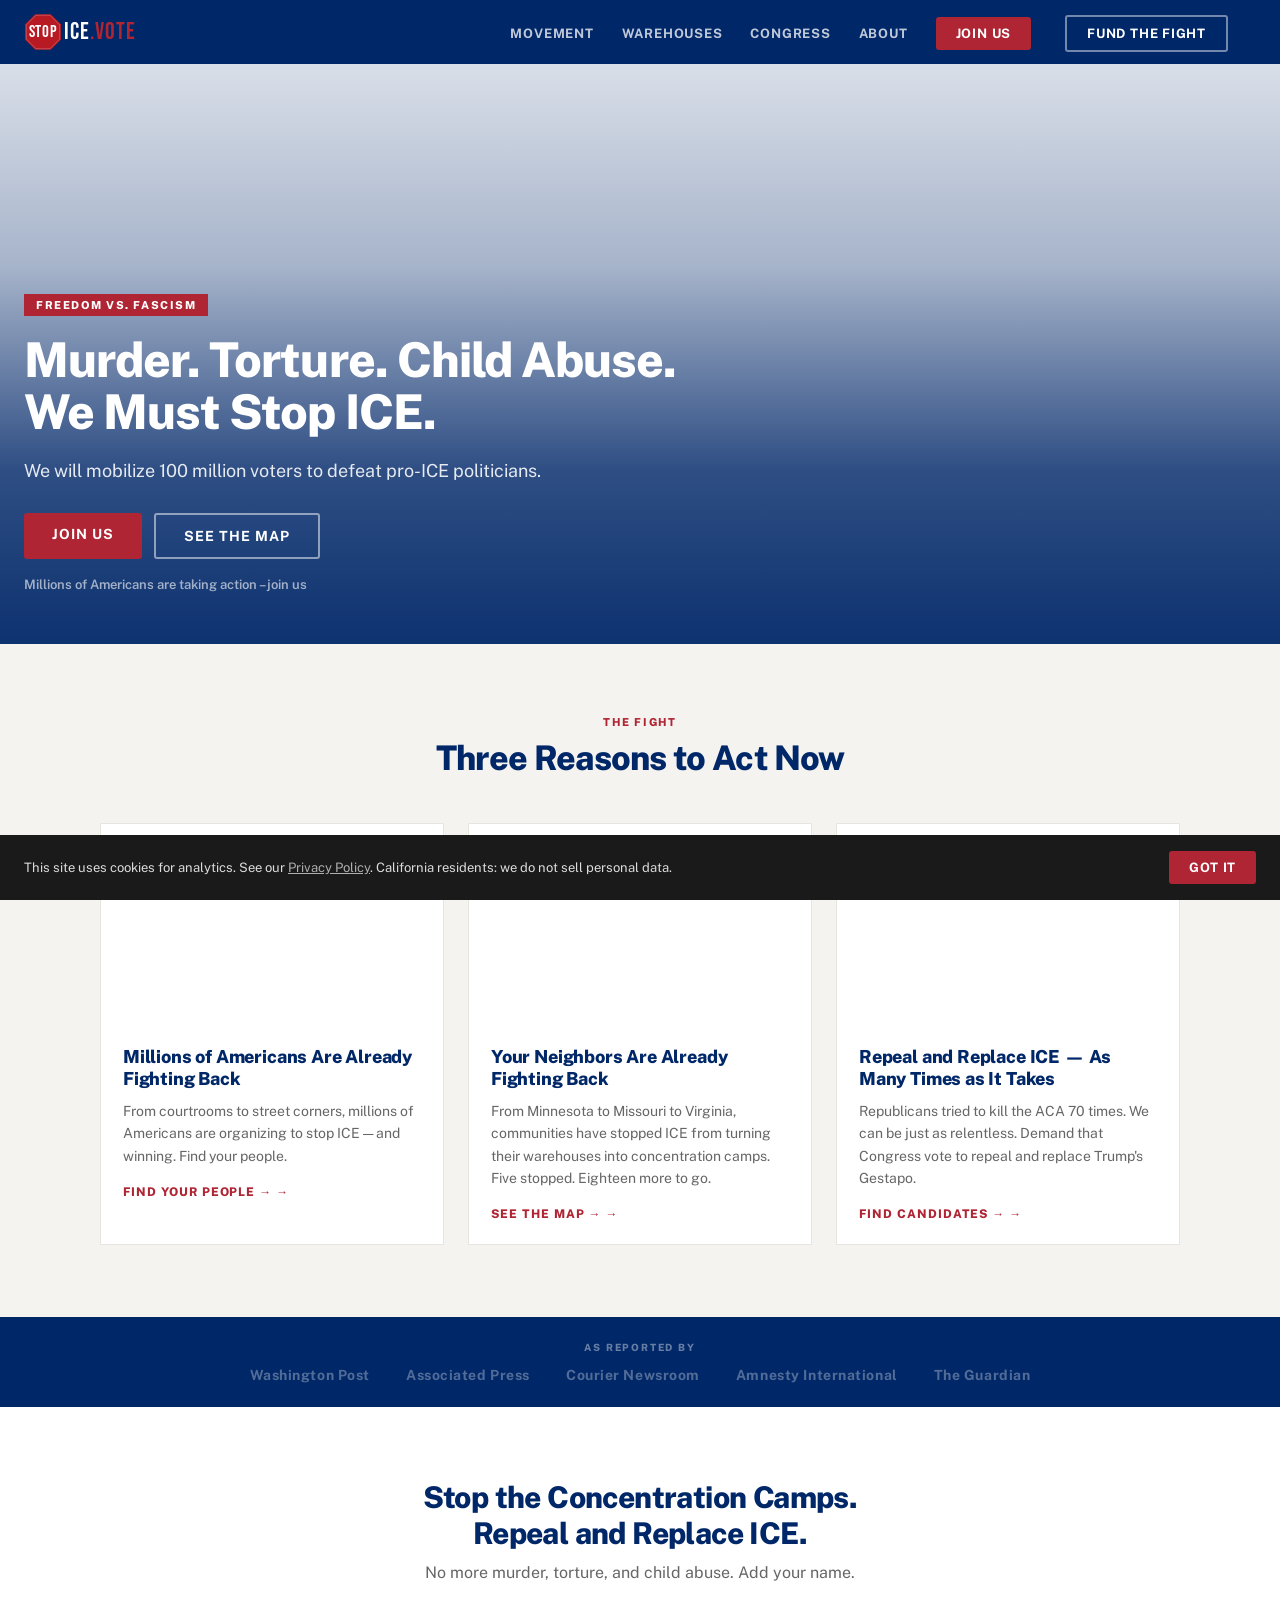
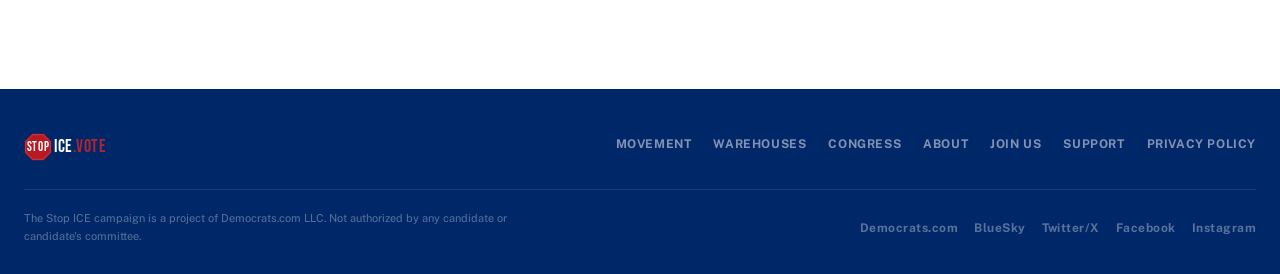
<file: index.html>
<!DOCTYPE html>
<html lang="en">
<head>
<meta charset="UTF-8">
<meta name="viewport" content="width=device-width, initial-scale=1.0">
<meta name="robots" content="noindex, nofollow">
<title>Stop ICE — Repeal and Replace Trump's Gestapo</title>
<meta name="description" content="Stop ICE is a campaign by Democrats.com to demand Congress repeal and replace Trump's Gestapo.">
<link href="https://fonts.googleapis.com/css2?family=Bebas+Neue&family=Public+Sans:wght@400;600;700;800&display=swap" rel="stylesheet">
<link href='https://actionnetwork.org/css/style-embed-v3.css' rel='stylesheet' type='text/css'>
<link rel="stylesheet" href="css/main.css">
<style>
  .goog-te-banner-frame { display: none !important; }
  body { top: 0 !important; }
  .goog-te-gadget-simple { background: transparent !important; border: none !important; padding: 0 !important; }
  .goog-te-gadget-simple span, .goog-te-gadget-simple a { color: rgba(255,255,255,0.8) !important; font-family: 'Public Sans', sans-serif !important; font-size: 13px !important; font-weight: 700 !important; letter-spacing: 0.05em !important; text-transform: uppercase !important; text-decoration: none !important; }
  .goog-te-gadget-icon { display: none !important; }
</style>
<script type="text/javascript">
function googleTranslateElementInit() {
  new google.translate.TranslateElement({
    pageLanguage: 'en',
    includedLanguages: 'es',
    layout: google.translate.TranslateElement.InlineLayout.SIMPLE,
    autoDisplay: false
  }, 'google_translate_element');
}
</script>
<script type="text/javascript" src="//translate.google.com/translate_a/element.js?cb=googleTranslateElementInit"></script>
</head>
<body>

<nav class="site-nav">
  <a href="index.html" class="logotype on-dark" aria-label="Stop ICE — Home">
    <div class="logo-mark">
      <svg viewBox="0 0 100 100" aria-hidden="true">
        <polygon points="29.3,3 70.7,3 97,29.3 97,70.7 70.7,97 29.3,97 3,70.7 3,29.3" fill="#b81a23"/>
        <polygon points="31.5,6 68.5,6 94,31.5 94,68.5 68.5,94 31.5,94 6,68.5 6,31.5" fill="none" stroke="rgba(255,255,255,0.4)" stroke-width="1.5"/>
      </svg>
      <span class="stop-word">STOP</span>
    </div>
    <div class="logo-text">
      <span class="ice">ICE</span><span class="dot">.</span><span class="vote">VOTE</span>
    </div>
  </a>
  <button class="nav-toggle" aria-label="Toggle menu" onclick="document.querySelector('.nav-links').classList.toggle('open')">
    <span></span><span></span><span></span>
  </button>
  <ul class="nav-links">
    <li><a href="movement.html">Movement</a></li>
    <li><a href="warehouses.html">Warehouses</a></li>
    <li><a href="congress.html">Congress</a></li>
    <li><a href="about.html">About</a></li>
    <li><a href="act.html" class="nav-cta">Join Us</a></li>
    <li><a href="https://secure.actblue.com/donate/stop-ice-1" class="nav-cta nav-support" target="_blank" rel="noopener">Fund the Fight</a></li>
  
    <li id="google_translate_element" style="display:flex;align-items:center;"></li>
  </ul>
</nav>

<section class="hero">
  <div class="hero-bg" role="img" aria-label="Protest march against ICE"
       style="background-image: url('https://lh3.googleusercontent.com/d/1a_7uZctiSSRwZW-tCqP6H81DhwMP-byi')"></div>
  <div class="hero-overlay"></div>
  <div class="hero-content">
    <span class="eyebrow">Freedom vs. Fascism</span>
    <h1>Murder. Torture. Child Abuse.<br>We Must Stop ICE.</h1>
    <p class="hero-body">We will mobilize 100 million voters to defeat pro-ICE politicians.</p>
    <div class="btn-row">
      <a href="act.html" class="btn btn-red">Join Us</a>
      <a href="warehouses.html" class="btn btn-ghost">See the Map</a>
    </div>
    <p class="hero-counter">Millions of Americans are taking action – join us</p>
  </div>
</section>


<section class="story-section">
  <div class="section-header">
    <span class="kicker">The Fight</span>
    <h2>Three Reasons to Act Now</h2>
  </div>
  <div class="story-grid">
    <article class="story-card">
      <div class="card-img" style="background-image: url('https://lh3.googleusercontent.com/d/1qK_GyM6Mmw5LPdCmrYOVQKHYV-zKU7l_')">
        <span class="card-tag">Movement</span>
      </div>
      <div class="card-body">
        <h3>Millions of Americans Are Already Fighting Back</h3>
        <p>From courtrooms to street corners, millions of Americans are organizing to stop ICE — and winning. Find your people.</p>
        <a href="movement.html" class="card-link">Find Your People &rarr;</a>
      </div>
    </article>
    <article class="story-card">
      <div class="card-img" style="background-image: url('https://lh3.googleusercontent.com/d/1zYHyesK507bfD_jFuhlLWIaWep0hBYki')">
        <span class="card-tag">Warehouses</span>
      </div>
      <div class="card-body">
        <h3>Your Neighbors Are Already Fighting Back</h3>
        <p>From Minnesota to Missouri to Virginia, communities have stopped ICE from turning their warehouses into concentration camps. Five stopped. Eighteen more to go.</p>
        <a href="warehouses.html" class="card-link">See the Map &rarr;</a>
      </div>
    </article>
    <article class="story-card">
      <div class="card-img" style="background-image: url('https://lh3.googleusercontent.com/d/1qKbVlEJPB2iSYbgHE_UqDEkob8mr7Slu')">
        <span class="card-tag">Congress</span>
      </div>
      <div class="card-body">
        <h3>Repeal and Replace ICE — As Many Times as It Takes</h3>
        <p>Republicans tried to kill the ACA 70 times. We can be just as relentless. Demand that Congress vote to repeal and replace Trump's Gestapo.</p>
        <a href="congress.html" class="card-link">Find Candidates &rarr;</a>
      </div>
    </article>
  </div>
</section>

<div class="press-bar">
  <p class="press-label">As Reported By</p>
  <div class="press-names">
    <span>Washington Post</span>
    <span>Associated Press</span>
    <span>Courier Newsroom</span>
    <span>Amnesty International</span>
    <span>The Guardian</span>
  </div>
</div>

<section class="petition-section">
  <div class="petition-inner">
    <h2>Stop the Concentration Camps.<br>Repeal and Replace ICE.</h2>
    <p class="sub">No more murder, torture, and child abuse. Add your name.</p>
    <div id='can-form-area-pledge-to-vote-for-stop-ice-candidates' style='width: 100%'>
    </div>
  </div>
</section>

<footer class="site-footer">
  <div class="footer-top">
    <a href="index.html" class="logotype on-dark footer-logo" aria-label="Stop ICE — Home">
      <div class="logo-mark sm">
        <svg viewBox="0 0 100 100" aria-hidden="true">
          <polygon points="29.3,3 70.7,3 97,29.3 97,70.7 70.7,97 29.3,97 3,70.7 3,29.3" fill="#b81a23"/>
          <polygon points="31.5,6 68.5,6 94,31.5 94,68.5 68.5,94 31.5,94 6,68.5 6,31.5" fill="none" stroke="rgba(255,255,255,0.35)" stroke-width="1.5"/>
        </svg>
        <span class="stop-word sm">STOP</span>
      </div>
      <div class="logo-text sm">
        <span class="ice">ICE</span><span class="dot">.</span><span class="vote">VOTE</span>
      </div>
    </a>
    <ul class="footer-nav">
      <li><a href="movement.html">Movement</a></li>
      <li><a href="warehouses.html">Warehouses</a></li>
      <li><a href="congress.html">Congress</a></li>
      <li><a href="about.html">About</a></li>
      <li><a href="act.html">Join Us</a></li>
      <li><a href="https://secure.actblue.com/donate/stop-ice-1" target="_blank" rel="noopener">Support</a></li>
      <li><a href="privacy.html">Privacy Policy</a></li>
    </ul>
  </div>
  <div class="footer-bottom">
    <p class="footer-legal">The Stop ICE campaign is a project of Democrats.com LLC. Not authorized by any candidate or candidate's committee.</p>
    <div class="footer-social">
      <a href="https://democrats.com/" target="_blank" rel="noopener">Democrats.com</a>
      <a href="https://bsky.app/profile/democratsdotcom.bsky.social" target="_blank" rel="noopener">BlueSky</a>
      <a href="https://x.com/democratsdotcom" target="_blank" rel="noopener">Twitter/X</a>
      <a href="https://www.facebook.com/democratscom" target="_blank" rel="noopener">Facebook</a>
      <a href="https://www.instagram.com/democratscom/" target="_blank" rel="noopener">Instagram</a>
    </div>
  </div>
</footer>


<script src='https://actionnetwork.org/widgets/v6/form/pledge-to-vote-for-stop-ice-candidates?format=js&source=widget'></script>
<div class="cookie-banner" id="cookieBanner" role="dialog" aria-live="polite" aria-label="Cookie consent">
  <p>This site uses cookies for analytics. See our <a href="privacy.html">Privacy Policy</a>. California residents: we do not sell personal data.</p>
  <button class="cookie-accept" onclick="acceptCookies()">Got it</button>
</div>
<script>
(function(){
  if(navigator.globalPrivacyControl || navigator.doNotTrack === '1'){
    document.getElementById('cookieBanner').style.display = 'none';
    return;
  }
  if(localStorage.getItem('cookieConsent') === 'true'){
    document.getElementById('cookieBanner').style.display = 'none';
  }
})();
function acceptCookies(){
  localStorage.setItem('cookieConsent','true');
  document.getElementById('cookieBanner').style.display = 'none';
}
</script>

</body>
</html>
</file>
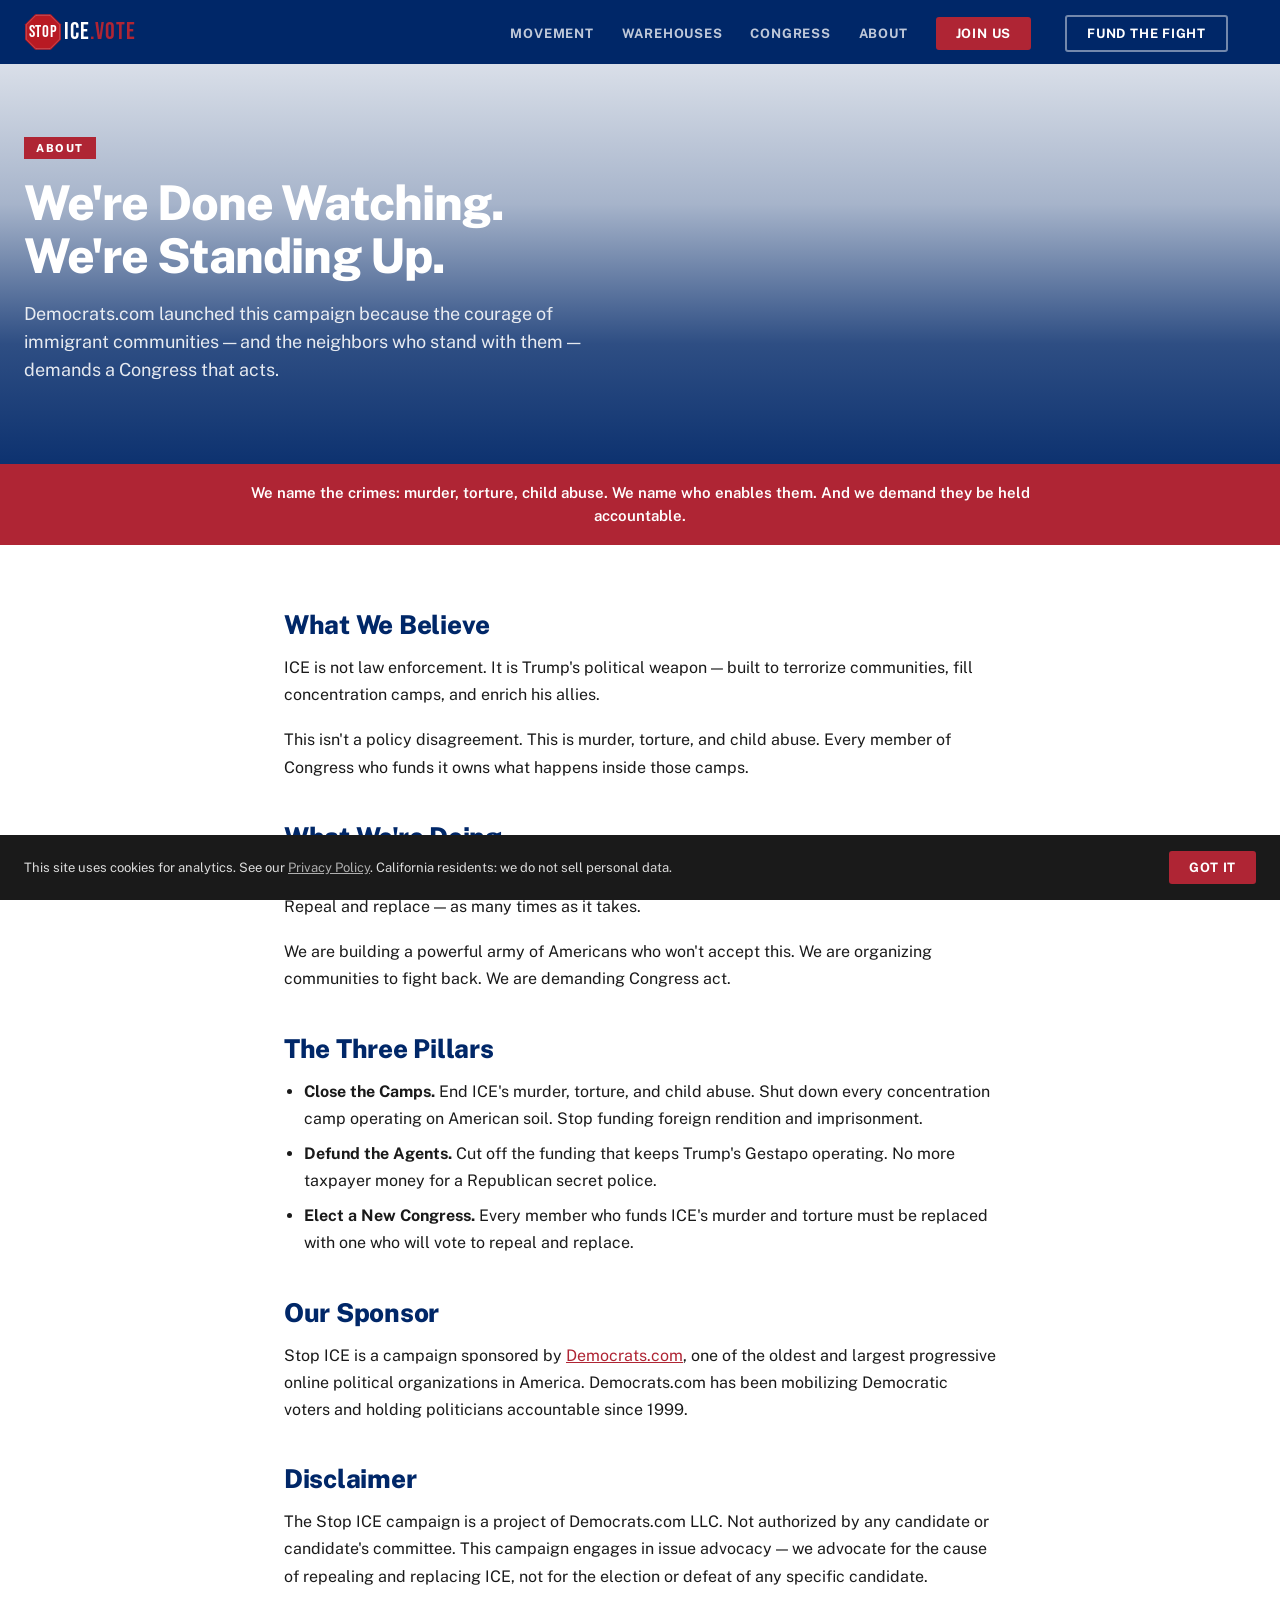
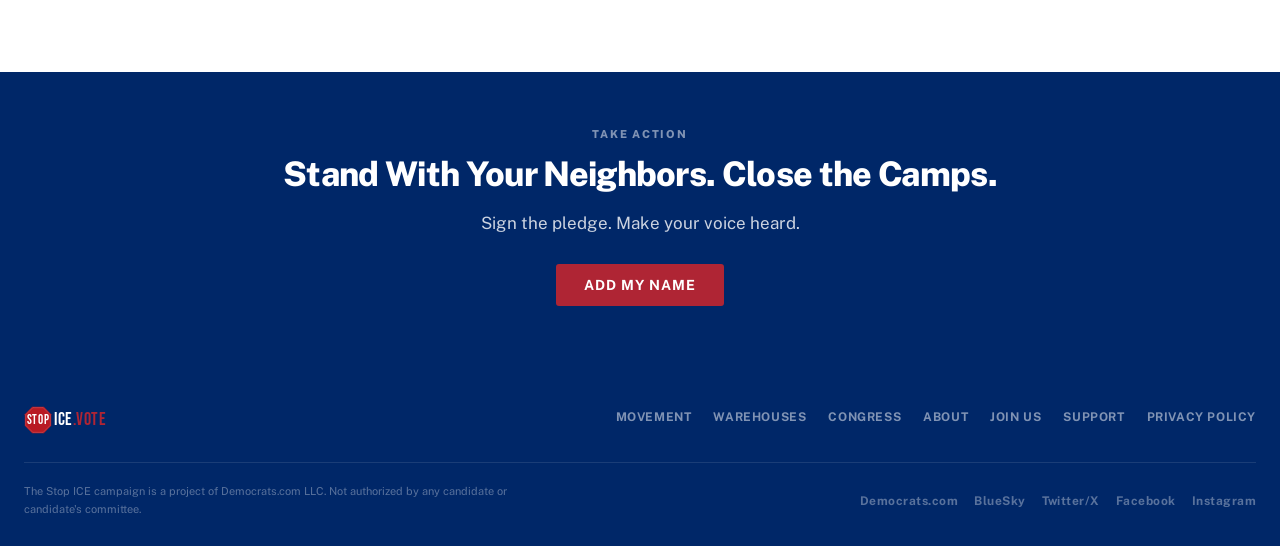
<file: about.html>
<!DOCTYPE html>
<html lang="en">
<head>
<meta charset="UTF-8">
<meta name="viewport" content="width=device-width, initial-scale=1.0">
<meta name="robots" content="noindex, nofollow">
<title>About — Stop ICE</title>
<meta name="description" content="Stop ICE is a campaign sponsored by Democrats.com to oppose ICE's murder, torture, and child abuse and demand Congress repeal and replace Trump's Gestapo.">
<link href="https://fonts.googleapis.com/css2?family=Bebas+Neue&family=Public+Sans:wght@400;600;700;800&display=swap" rel="stylesheet">
<link rel="stylesheet" href="css/main.css">
<style>
  .goog-te-banner-frame { display: none !important; }
  body { top: 0 !important; }
  .goog-te-gadget-simple { background: transparent !important; border: none !important; padding: 0 !important; }
  .goog-te-gadget-simple span, .goog-te-gadget-simple a { color: rgba(255,255,255,0.8) !important; font-family: 'Public Sans', sans-serif !important; font-size: 13px !important; font-weight: 700 !important; letter-spacing: 0.05em !important; text-transform: uppercase !important; text-decoration: none !important; }
  .goog-te-gadget-icon { display: none !important; }
</style>
<script type="text/javascript">
function googleTranslateElementInit() {
  new google.translate.TranslateElement({
    pageLanguage: 'en',
    includedLanguages: 'es',
    layout: google.translate.TranslateElement.InlineLayout.SIMPLE,
    autoDisplay: false
  }, 'google_translate_element');
}
</script>
<script type="text/javascript" src="//translate.google.com/translate_a/element.js?cb=googleTranslateElementInit"></script>
</head>
<body>

<nav class="site-nav">
  <a href="index.html" class="logotype on-dark" aria-label="Stop ICE — Home">
    <div class="logo-mark">
      <svg viewBox="0 0 100 100" aria-hidden="true">
        <polygon points="29.3,3 70.7,3 97,29.3 97,70.7 70.7,97 29.3,97 3,70.7 3,29.3" fill="#b81a23"/>
        <polygon points="31.5,6 68.5,6 94,31.5 94,68.5 68.5,94 31.5,94 6,68.5 6,31.5" fill="none" stroke="rgba(255,255,255,0.4)" stroke-width="1.5"/>
      </svg>
      <span class="stop-word">STOP</span>
    </div>
    <div class="logo-text">
      <span class="ice">ICE</span><span class="dot">.</span><span class="vote">VOTE</span>
    </div>
  </a>
  <button class="nav-toggle" aria-label="Toggle menu" onclick="document.querySelector('.nav-links').classList.toggle('open')">
    <span></span><span></span><span></span>
  </button>
  <ul class="nav-links">
    <li><a href="movement.html">Movement</a></li>
    <li><a href="warehouses.html">Warehouses</a></li>
    <li><a href="congress.html">Congress</a></li>
    <li><a href="about.html" class="active">About</a></li>
    <li><a href="act.html" class="nav-cta">Join Us</a></li>
    <li><a href="https://secure.actblue.com/donate/stop-ice-1" class="nav-cta nav-support" target="_blank" rel="noopener">Fund the Fight</a></li>
  
    <li id="google_translate_element" style="display:flex;align-items:center;"></li>
  </ul>
</nav>

<section class="hero" style="min-height:400px;">
  <div class="hero-bg" role="img" aria-label="Immigration rights protest"
       style="background-image: url('https://lh3.googleusercontent.com/d/11OPJ8IhItdXSLrqsVY9VHLKY0uImnK41')"></div>
  <div class="hero-overlay"></div>
  <div class="hero-content" style="max-width:720px;">
    <span class="eyebrow">About</span>
    <h1>We're Done Watching.<br>We're Standing Up.</h1>
    <p class="hero-body">Democrats.com launched this campaign because the courage of immigrant communities — and the neighbors who stand with them — demands a Congress that acts.</p>
  </div>
</section>

<div class="mission-strip">
  <p>We name the crimes: murder, torture, child abuse. We name who enables them. And we demand they be held accountable.</p>
</div>

<div class="content-section">
  <h2>What We Believe</h2>
  <p>ICE is not law enforcement. It is Trump's political weapon — built to terrorize communities, fill concentration camps, and enrich his allies.</p>
  <p>This isn't a policy disagreement. This is murder, torture, and child abuse. Every member of Congress who funds it owns what happens inside those camps.</p>

  <h2 style="margin-top: 40px;">What We're Doing</h2>
  <p>We have one goal: demand Congress repeal and replace ICE. Not negotiate it. Not limit it. Repeal and replace — as many times as it takes.</p>
  <p>We are building a powerful army of Americans who won't accept this. We are organizing communities to fight back. We are demanding Congress act.</p>

  <h2 style="margin-top: 40px;">The Three Pillars</h2>
  <ul>
    <li><strong>Close the Camps.</strong> End ICE's murder, torture, and child abuse. Shut down every concentration camp operating on American soil. Stop funding foreign rendition and imprisonment.</li>
    <li><strong>Defund the Agents.</strong> Cut off the funding that keeps Trump's Gestapo operating. No more taxpayer money for a Republican secret police.</li>
    <li><strong>Elect a New Congress.</strong> Every member who funds ICE's murder and torture must be replaced with one who will vote to repeal and replace.</li>
  </ul>

  <h2 style="margin-top: 40px;">Our Sponsor</h2>
  <p>Stop ICE is a campaign sponsored by <a href="https://democrats.com" target="_blank" rel="noopener" style="color:var(--red);">Democrats.com</a>, one of the oldest and largest progressive online political organizations in America. Democrats.com has been mobilizing Democratic voters and holding politicians accountable since 1999.</p>

  <h2 style="margin-top: 40px;">Disclaimer</h2>
  <p>The Stop ICE campaign is a project of Democrats.com LLC. Not authorized by any candidate or candidate's committee. This campaign engages in issue advocacy — we advocate for the cause of repealing and replacing ICE, not for the election or defeat of any specific candidate.</p>
</div>

<section style="padding: 56px 24px; background: var(--blue); text-align: center;">
  <p style="font-size: 11px; font-weight: 800; letter-spacing: 0.16em; text-transform: uppercase; color: rgba(255,255,255,0.5); margin-bottom: 14px;">Take Action</p>
  <h2 style="font-size: clamp(24px, 3.5vw, 34px); font-weight: 800; color: #fff; margin-bottom: 16px; letter-spacing: -0.02em;">Stand With Your Neighbors. Close the Camps.</h2>
  <p style="font-size: 17px; color: rgba(255,255,255,0.8); max-width: 480px; margin: 0 auto 28px; line-height: 1.55;">Sign the pledge. Make your voice heard.</p>
  <a href="act.html" class="btn btn-red">Add My Name</a>
</section>

<footer class="site-footer">
  <div class="footer-top">
    <a href="index.html" class="logotype on-dark" aria-label="Stop ICE — Home">
      <div class="logo-mark sm">
        <svg viewBox="0 0 100 100" aria-hidden="true">
          <polygon points="29.3,3 70.7,3 97,29.3 97,70.7 70.7,97 29.3,97 3,70.7 3,29.3" fill="#b81a23"/>
          <polygon points="31.5,6 68.5,6 94,31.5 94,68.5 68.5,94 31.5,94 6,68.5 6,31.5" fill="none" stroke="rgba(255,255,255,0.35)" stroke-width="1.5"/>
        </svg>
        <span class="stop-word sm">STOP</span>
      </div>
      <div class="logo-text sm"><span class="ice">ICE</span><span class="dot">.</span><span class="vote">VOTE</span></div>
    </a>
    <ul class="footer-nav">
      <li><a href="movement.html">Movement</a></li>
      <li><a href="warehouses.html">Warehouses</a></li>
      <li><a href="congress.html">Congress</a></li>
      <li><a href="about.html">About</a></li>
      <li><a href="act.html">Join Us</a></li>
      <li><a href="https://secure.actblue.com/donate/stop-ice-1" target="_blank" rel="noopener">Support</a></li>
      <li><a href="privacy.html">Privacy Policy</a></li>
    </ul>
  </div>
  <div class="footer-bottom">
    <p class="footer-legal">The Stop ICE campaign is a project of Democrats.com LLC. Not authorized by any candidate or candidate's committee.</p>
    <div class="footer-social">
      <a href="https://democrats.com/" target="_blank" rel="noopener">Democrats.com</a>
      <a href="https://bsky.app/profile/democratsdotcom.bsky.social" target="_blank" rel="noopener">BlueSky</a>
      <a href="https://x.com/democratsdotcom" target="_blank" rel="noopener">Twitter/X</a>
      <a href="https://www.facebook.com/democratscom" target="_blank" rel="noopener">Facebook</a>
      <a href="https://www.instagram.com/democratscom/" target="_blank" rel="noopener">Instagram</a>
    </div>
  </div>
</footer>

<div class="cookie-banner" id="cookieBanner" role="dialog" aria-live="polite" aria-label="Cookie consent">
  <p>This site uses cookies for analytics. See our <a href="privacy.html">Privacy Policy</a>. California residents: we do not sell personal data.</p>
  <button class="cookie-accept" onclick="acceptCookies()">Got it</button>
</div>
<script>
(function(){
  if(navigator.globalPrivacyControl || navigator.doNotTrack === '1'){
    document.getElementById('cookieBanner').style.display = 'none';
    return;
  }
  if(localStorage.getItem('cookieConsent') === 'true'){
    document.getElementById('cookieBanner').style.display = 'none';
  }
})();
function acceptCookies(){
  localStorage.setItem('cookieConsent','true');
  document.getElementById('cookieBanner').style.display = 'none';
}
</script>

</body>
</html>
</file>
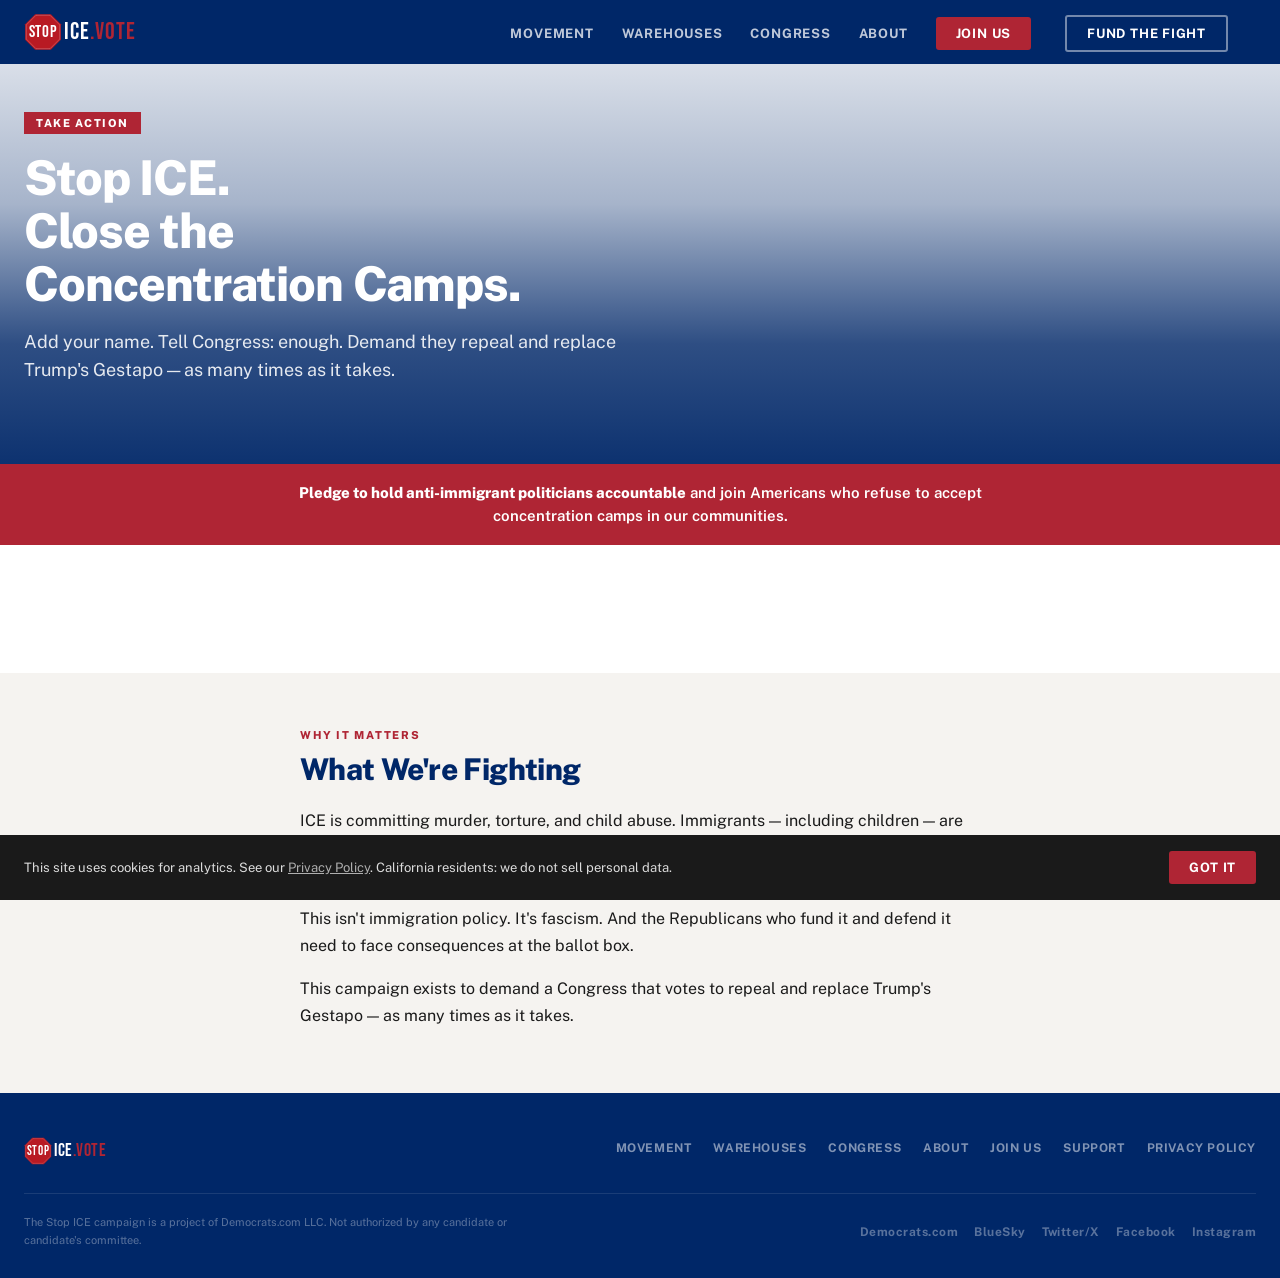
<file: act.html>
<!DOCTYPE html>
<html lang="en">
<head>
<meta charset="UTF-8">
<meta name="viewport" content="width=device-width, initial-scale=1.0">
<meta name="robots" content="noindex, nofollow">
<title>Take Action — Stop ICE</title>
<meta name="description" content="Sign the pledge to hold anti-immigrant politicians accountable and demand Congress repeal and replace Trump's Gestapo.">
<link href="https://fonts.googleapis.com/css2?family=Bebas+Neue&family=Public+Sans:wght@400;600;700;800&display=swap" rel="stylesheet">
<link rel="stylesheet" href="css/main.css">
<link href='https://actionnetwork.org/css/style-embed-v3.css' rel='stylesheet' type='text/css'>
<style>
/* Action Network embed overrides — keep form on-brand */
#can-form-area-pledge-to-vote-for-stop-ice-candidates {
  font-family: 'Public Sans', sans-serif !important;
}
</style>
<style>
  .goog-te-banner-frame { display: none !important; }
  body { top: 0 !important; }
  .goog-te-gadget-simple { background: transparent !important; border: none !important; padding: 0 !important; }
  .goog-te-gadget-simple span, .goog-te-gadget-simple a { color: rgba(255,255,255,0.8) !important; font-family: 'Public Sans', sans-serif !important; font-size: 13px !important; font-weight: 700 !important; letter-spacing: 0.05em !important; text-transform: uppercase !important; text-decoration: none !important; }
  .goog-te-gadget-icon { display: none !important; }
</style>
<script type="text/javascript">
function googleTranslateElementInit() {
  new google.translate.TranslateElement({
    pageLanguage: 'en',
    includedLanguages: 'es',
    layout: google.translate.TranslateElement.InlineLayout.SIMPLE,
    autoDisplay: false
  }, 'google_translate_element');
}
</script>
<script type="text/javascript" src="//translate.google.com/translate_a/element.js?cb=googleTranslateElementInit"></script>
</head>
<body>

<nav class="site-nav">
  <a href="index.html" class="logotype on-dark" aria-label="Stop ICE — Home">
    <div class="logo-mark">
      <svg viewBox="0 0 100 100" aria-hidden="true">
        <polygon points="29.3,3 70.7,3 97,29.3 97,70.7 70.7,97 29.3,97 3,70.7 3,29.3" fill="#b81a23"/>
        <polygon points="31.5,6 68.5,6 94,31.5 94,68.5 68.5,94 31.5,94 6,68.5 6,31.5" fill="none" stroke="rgba(255,255,255,0.4)" stroke-width="1.5"/>
      </svg>
      <span class="stop-word">STOP</span>
    </div>
    <div class="logo-text">
      <span class="ice">ICE</span><span class="dot">.</span><span class="vote">VOTE</span>
    </div>
  </a>
  <button class="nav-toggle" aria-label="Toggle menu" onclick="document.querySelector('.nav-links').classList.toggle('open')">
    <span></span><span></span><span></span>
  </button>
  <ul class="nav-links">
    <li><a href="movement.html">Movement</a></li>
    <li><a href="warehouses.html">Warehouses</a></li>
    <li><a href="congress.html">Congress</a></li>
    <li><a href="about.html">About</a></li>
    <li><a href="act.html" class="nav-cta">Join Us</a></li>
    <li><a href="https://secure.actblue.com/donate/stop-ice-1" class="nav-cta nav-support" target="_blank" rel="noopener">Fund the Fight</a></li>
  
    <li id="google_translate_element" style="display:flex;align-items:center;"></li>
  </ul>
</nav>

<section class="hero" style="min-height: 340px;">
  <div class="hero-bg" role="img" aria-label="Protest rally"
       style="background-image: url('https://lh3.googleusercontent.com/d/1WBg9uszZgQS6F2aGXFJjgIVkw4nrPBYp')"></div>
  <div class="hero-overlay"></div>
  <div class="hero-content" style="max-width: 680px;">
    <span class="eyebrow">Take Action</span>
    <h1>Stop ICE.<br>Close the<br>Concentration Camps.</h1>
    <p class="hero-body">Add your name. Tell Congress: enough. Demand they repeal and replace Trump's Gestapo — as many times as it takes.</p>
  </div>
</section>

<div class="mission-strip">
  <p><strong>Pledge to hold anti-immigrant politicians accountable</strong> and join Americans who refuse to accept concentration camps in our communities.</p>
</div>

<section style="padding: 64px 24px; background: var(--white);">
  <div class="an-wrap">
    <div id='can-form-area-pledge-to-vote-for-stop-ice-candidates' style='width: 100%'>
      <!-- Action Network form loads here -->
    </div>
  </div>
</section>

<section style="padding: 56px 24px 64px; background: var(--off-white);">
  <div style="max-width: 680px; margin: 0 auto;">
    <span class="kicker">Why It Matters</span>
    <h2 style="font-size: clamp(22px, 3vw, 30px); font-weight: 800; color: var(--blue); margin-bottom: 20px; letter-spacing: -0.02em;">What We're Fighting</h2>
    <p style="font-size: 16px; line-height: 1.7; color: var(--text); margin-bottom: 16px;">ICE is committing murder, torture, and child abuse. Immigrants — including children — are being held in concentration camps, denied basic Constitutional rights, and subjected to conditions that violate every standard of human decency.</p>
    <p style="font-size: 16px; line-height: 1.7; color: var(--text); margin-bottom: 16px;">This isn't immigration policy. It's fascism. And the Republicans who fund it and defend it need to face consequences at the ballot box.</p>
    <p style="font-size: 16px; line-height: 1.7; color: var(--text);">This campaign exists to demand a Congress that votes to repeal and replace Trump's Gestapo — as many times as it takes.</p>
  </div>
</section>

<footer class="site-footer">
  <div class="footer-top">
    <a href="index.html" class="logotype on-dark" aria-label="Stop ICE — Home">
      <div class="logo-mark sm">
        <svg viewBox="0 0 100 100" aria-hidden="true">
          <polygon points="29.3,3 70.7,3 97,29.3 97,70.7 70.7,97 29.3,97 3,70.7 3,29.3" fill="#b81a23"/>
          <polygon points="31.5,6 68.5,6 94,31.5 94,68.5 68.5,94 31.5,94 6,68.5 6,31.5" fill="none" stroke="rgba(255,255,255,0.35)" stroke-width="1.5"/>
        </svg>
        <span class="stop-word sm">STOP</span>
      </div>
      <div class="logo-text sm"><span class="ice">ICE</span><span class="dot">.</span><span class="vote">VOTE</span></div>
    </a>
    <ul class="footer-nav">
      <li><a href="movement.html">Movement</a></li>
      <li><a href="warehouses.html">Warehouses</a></li>
      <li><a href="congress.html">Congress</a></li>
      <li><a href="about.html">About</a></li>
      <li><a href="act.html">Join Us</a></li>
      <li><a href="https://secure.actblue.com/donate/stop-ice-1" target="_blank" rel="noopener">Support</a></li>
      <li><a href="privacy.html">Privacy Policy</a></li>
    </ul>
  </div>
  <div class="footer-bottom">
    <p class="footer-legal">The Stop ICE campaign is a project of Democrats.com LLC. Not authorized by any candidate or candidate's committee.</p>
    <div class="footer-social">
      <a href="https://democrats.com/" target="_blank" rel="noopener">Democrats.com</a>
      <a href="https://bsky.app/profile/democratsdotcom.bsky.social" target="_blank" rel="noopener">BlueSky</a>
      <a href="https://x.com/democratsdotcom" target="_blank" rel="noopener">Twitter/X</a>
      <a href="https://www.facebook.com/democratscom" target="_blank" rel="noopener">Facebook</a>
      <a href="https://www.instagram.com/democratscom/" target="_blank" rel="noopener">Instagram</a>
    </div>
  </div>
</footer>

<script src='https://actionnetwork.org/widgets/v6/form/pledge-to-vote-for-stop-ice-candidates?format=js&source=widget'></script>


<div class="cookie-banner" id="cookieBanner" role="dialog" aria-live="polite" aria-label="Cookie consent">
  <p>This site uses cookies for analytics. See our <a href="privacy.html">Privacy Policy</a>. California residents: we do not sell personal data.</p>
  <button class="cookie-accept" onclick="acceptCookies()">Got it</button>
</div>
<script>
(function(){
  if(navigator.globalPrivacyControl || navigator.doNotTrack === '1'){
    document.getElementById('cookieBanner').style.display = 'none';
    return;
  }
  if(localStorage.getItem('cookieConsent') === 'true'){
    document.getElementById('cookieBanner').style.display = 'none';
  }
})();
function acceptCookies(){
  localStorage.setItem('cookieConsent','true');
  document.getElementById('cookieBanner').style.display = 'none';
}
</script>

</body>
</html>
</file>
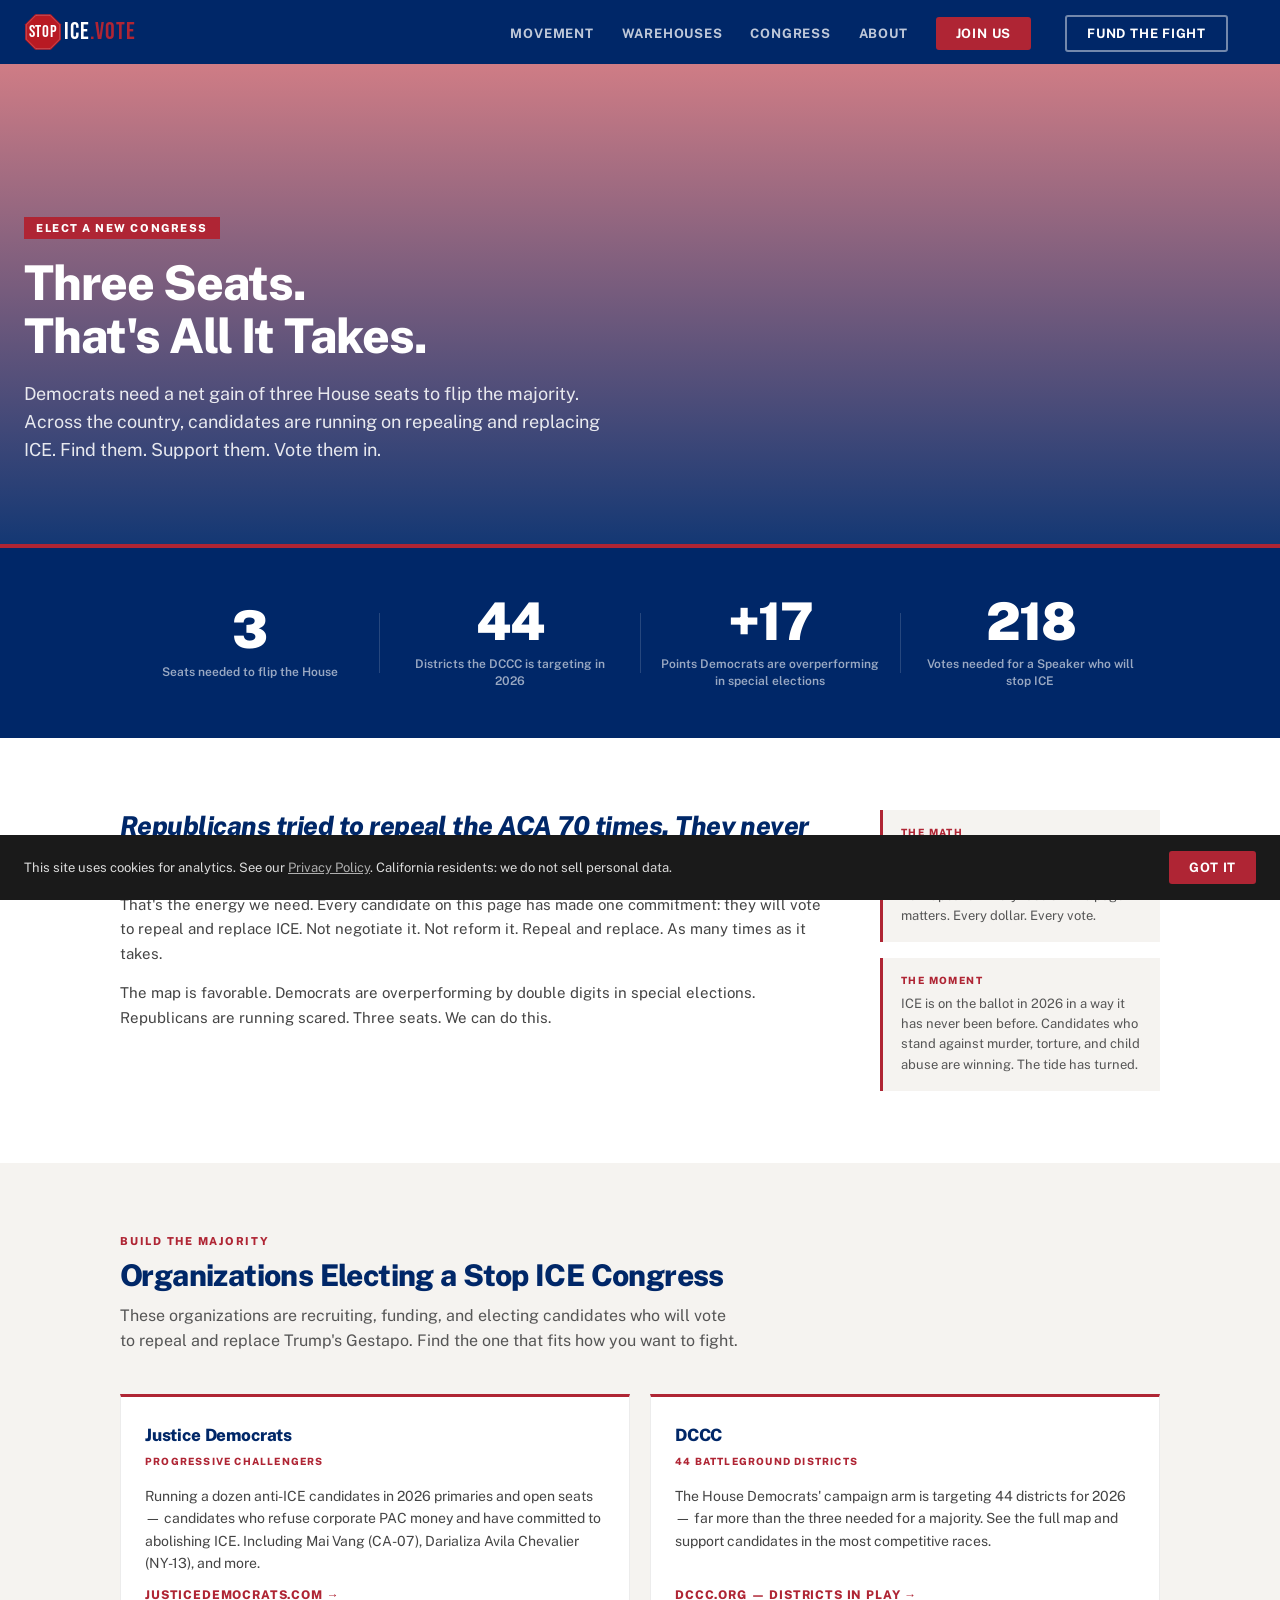
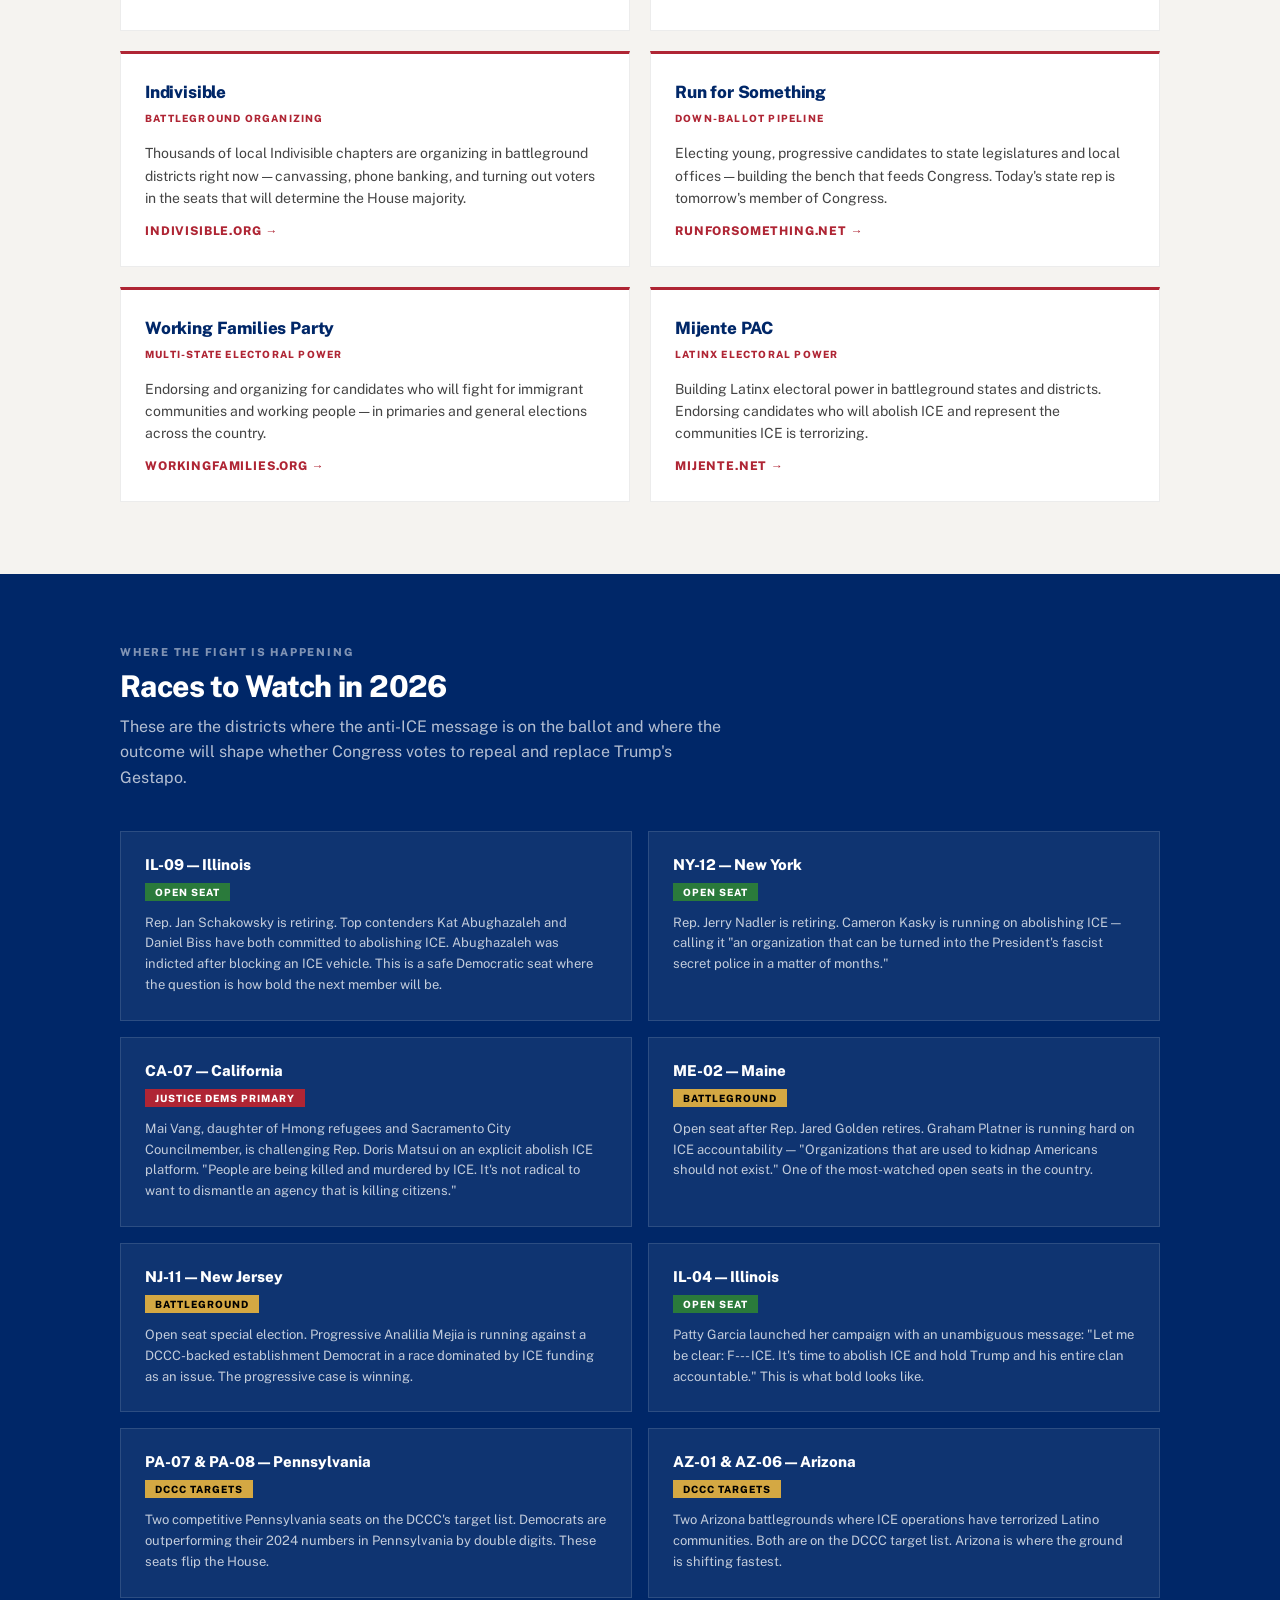
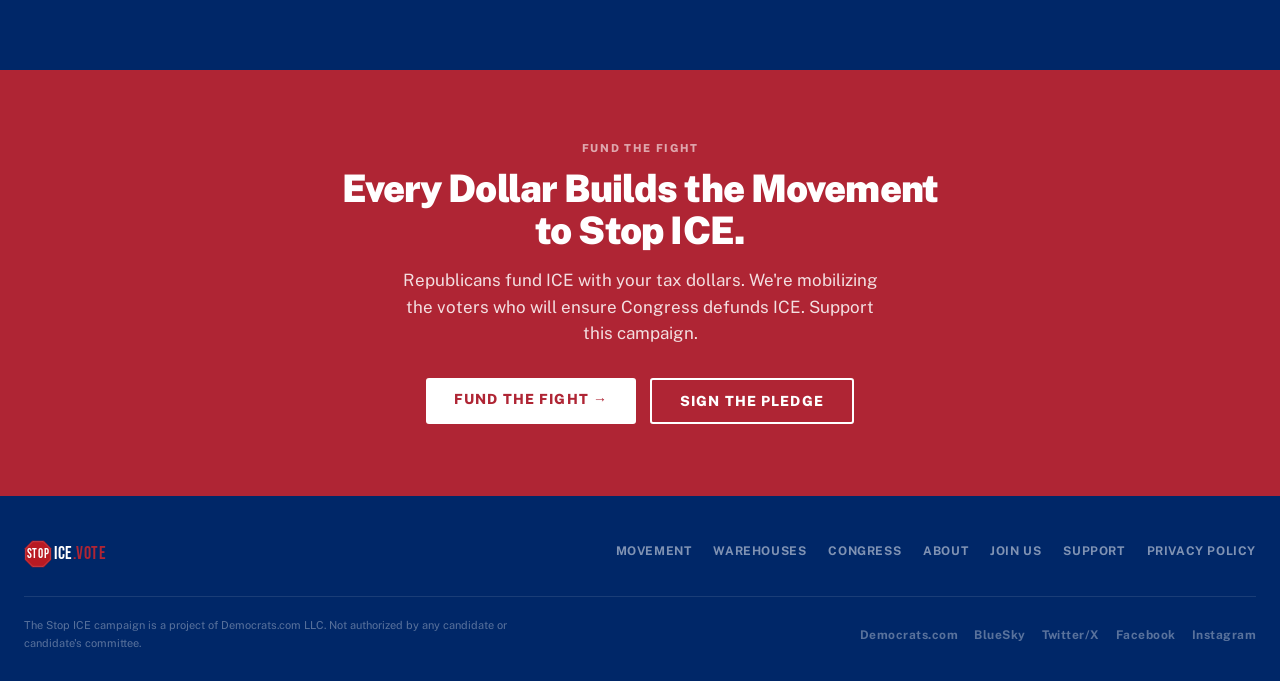
<file: congress.html>
<!DOCTYPE html>
<html lang="en">
<head>
<meta charset="UTF-8">
<meta name="viewport" content="width=device-width, initial-scale=1.0">
<meta name="robots" content="noindex, nofollow">
<title>Elect a New Congress — Stop ICE</title>
<meta name="description" content="Three seats. That's all it takes to flip the House and send a Congress that will vote to repeal and replace Trump's Gestapo.">
<link href="https://fonts.googleapis.com/css2?family=Bebas+Neue&family=Public+Sans:wght@400;600;700;800&display=swap" rel="stylesheet">
<link rel="stylesheet" href="css/main.css">
<style>
  .goog-te-banner-frame { display: none !important; }
  body { top: 0 !important; }
  .goog-te-gadget-simple { background: transparent !important; border: none !important; padding: 0 !important; }
  .goog-te-gadget-simple span, .goog-te-gadget-simple a { color: rgba(255,255,255,0.8) !important; font-family: 'Public Sans', sans-serif !important; font-size: 13px !important; font-weight: 700 !important; letter-spacing: 0.05em !important; text-transform: uppercase !important; text-decoration: none !important; }
  .goog-te-gadget-icon { display: none !important; }
</style>
<script type="text/javascript">
function googleTranslateElementInit() {
  new google.translate.TranslateElement({
    pageLanguage: 'en',
    includedLanguages: 'es',
    layout: google.translate.TranslateElement.InlineLayout.SIMPLE,
    autoDisplay: false
  }, 'google_translate_element');
}
</script>
<script type="text/javascript" src="//translate.google.com/translate_a/element.js?cb=googleTranslateElementInit"></script>
</head>
<body>

<nav class="site-nav">
  <a href="index.html" class="logotype on-dark" aria-label="Stop ICE — Home">
    <div class="logo-mark">
      <svg viewBox="0 0 100 100" aria-hidden="true">
        <polygon points="29.3,3 70.7,3 97,29.3 97,70.7 70.7,97 29.3,97 3,70.7 3,29.3" fill="#b81a23"/>
        <polygon points="31.5,6 68.5,6 94,31.5 94,68.5 68.5,94 31.5,94 6,68.5 6,31.5" fill="none" stroke="rgba(255,255,255,0.4)" stroke-width="1.5"/>
      </svg>
      <span class="stop-word">STOP</span>
    </div>
    <div class="logo-text">
      <span class="ice">ICE</span><span class="dot">.</span><span class="vote">VOTE</span>
    </div>
  </a>
  <button class="nav-toggle" aria-label="Toggle menu" onclick="document.querySelector('.nav-links').classList.toggle('open')">
    <span></span><span></span><span></span>
  </button>
  <ul class="nav-links">
    <li><a href="movement.html">Movement</a></li>
    <li><a href="warehouses.html">Warehouses</a></li>
    <li><a href="congress.html" class="active">Congress</a></li>
    <li><a href="about.html">About</a></li>
    <li><a href="act.html" class="nav-cta">Join Us</a></li>
    <li><a href="https://secure.actblue.com/donate/stop-ice-1" class="nav-cta nav-support" target="_blank" rel="noopener">Fund the Fight</a></li>
  
    <li id="google_translate_element" style="display:flex;align-items:center;"></li>
  </ul>
</nav>

<!-- HERO -->
<section class="hero" style="min-height: 480px;">
  <div class="hero-bg" role="img" aria-label="Voters at polling location"
       style="background-image: url('https://lh3.googleusercontent.com/d/1qKbVlEJPB2iSYbgHE_UqDEkob8mr7Slu')"></div>
  <div class="hero-overlay" style="background: linear-gradient(to bottom, rgba(175,37,52,0.6) 0%, rgba(0,39,104,0.92) 100%);"></div>
  <div class="hero-content" style="max-width: 780px;">
    <span class="eyebrow">Elect a New Congress</span>
    <h1>Three Seats.<br>That's All It Takes.</h1>
    <p class="hero-body">Democrats need a net gain of three House seats to flip the majority. Across the country, candidates are running on repealing and replacing ICE. Find them. Support them. Vote them in.</p>
  </div>
</section>

<!-- STAKES STRIP -->
<div class="stakes-strip">
  <div class="stakes-inner">
    <div class="stakes-stat">
      <!-- UPDATE NEEDED --><div class="stakes-num">3</div>
      <div class="stakes-label">Seats needed to flip the House</div>
    </div>
    <div class="stakes-divider"></div>
    <div class="stakes-stat">
      <!-- UPDATE NEEDED --><div class="stakes-num">44</div>
      <div class="stakes-label">Districts the DCCC is targeting in 2026</div>
    </div>
    <div class="stakes-divider"></div>
    <div class="stakes-stat">
      <!-- UPDATE NEEDED --><div class="stakes-num">+17</div>
      <div class="stakes-label">Points Democrats are overperforming in special elections</div>
    </div>
    <div class="stakes-divider"></div>
    <div class="stakes-stat">
      <div class="stakes-num">218</div>
      <div class="stakes-label">Votes needed for a Speaker who will stop ICE</div>
    </div>
  </div>
</div>

<!-- INTRO -->
<section class="congress-intro">
  <div class="congress-intro-inner">
    <div class="congress-intro-text">
      <h2>Republicans tried to repeal the ACA 70 times. They never stopped. They never apologized. They just kept voting.</h2>
      <p>That's the energy we need. Every candidate on this page has made one commitment: they will vote to repeal and replace ICE. Not negotiate it. Not reform it. Repeal and replace. As many times as it takes.</p>
      <p>The map is favorable. Democrats are overperforming by double digits in special elections. Republicans are running scared. Three seats. We can do this.</p>
    </div>
    <div class="congress-intro-context">
      <div class="context-card">
        <div class="context-label">The Math</div>
        <p>Republicans hold a razor-thin House majority. Democrats need 218 seats for a new Speaker. Every race on this page matters. Every dollar. Every vote.</p>
      </div>
      <div class="context-card">
        <div class="context-label">The Moment</div>
        <p>ICE is on the ballot in 2026 in a way it has never been before. Candidates who stand against murder, torture, and child abuse are winning. The tide has turned.</p>
      </div>
    </div>
  </div>
</section>

<!-- ORGANIZATIONS -->
<section class="congress-orgs">
  <div class="congress-orgs-inner">
    <div class="orgs-header">
      <span class="kicker">Build the Majority</span>
      <h2>Organizations Electing a Stop ICE Congress</h2>
      <p class="orgs-intro">These organizations are recruiting, funding, and electing candidates who will vote to repeal and replace Trump's Gestapo. Find the one that fits how you want to fight.</p>
    </div>
    <div class="org-grid">

      <div class="org-card">
        <div class="org-name">Justice Democrats</div>
        <div class="org-tag">Progressive Challengers</div>
        <div class="org-desc">Running a dozen anti-ICE candidates in 2026 primaries and open seats — candidates who refuse corporate PAC money and have committed to abolishing ICE. Including Mai Vang (CA-07), Darializa Avila Chevalier (NY-13), and more.</div>
        <a href="https://justicedemocrats.com" target="_blank" rel="noopener" class="org-link">justicedemocrats.com &rarr;</a>
      </div>

      <div class="org-card">
        <div class="org-name">DCCC</div>
        <div class="org-tag">44 Battleground Districts</div>
        <div class="org-desc">The House Democrats' campaign arm is targeting 44 districts for 2026 — far more than the three needed for a majority. See the full map and support candidates in the most competitive races.</div>
        <a href="https://dccc.org/2026-districts-in-play/" target="_blank" rel="noopener" class="org-link">dccc.org — Districts in Play &rarr;</a>
      </div>

      <div class="org-card">
        <div class="org-name">Indivisible</div>
        <div class="org-tag">Battleground Organizing</div>
        <div class="org-desc">Thousands of local Indivisible chapters are organizing in battleground districts right now — canvassing, phone banking, and turning out voters in the seats that will determine the House majority.</div>
        <a href="https://indivisible.org" target="_blank" rel="noopener" class="org-link">indivisible.org &rarr;</a>
      </div>

      <div class="org-card">
        <div class="org-name">Run for Something</div>
        <div class="org-tag">Down-Ballot Pipeline</div>
        <div class="org-desc">Electing young, progressive candidates to state legislatures and local offices — building the bench that feeds Congress. Today's state rep is tomorrow's member of Congress.</div>
        <a href="https://runforsomething.net" target="_blank" rel="noopener" class="org-link">runforsomething.net &rarr;</a>
      </div>

      <div class="org-card">
        <div class="org-name">Working Families Party</div>
        <div class="org-tag">Multi-State Electoral Power</div>
        <div class="org-desc">Endorsing and organizing for candidates who will fight for immigrant communities and working people — in primaries and general elections across the country.</div>
        <a href="https://workingfamilies.org" target="_blank" rel="noopener" class="org-link">workingfamilies.org &rarr;</a>
      </div>

      <div class="org-card">
        <div class="org-name">Mijente PAC</div>
        <div class="org-tag">Latinx Electoral Power</div>
        <div class="org-desc">Building Latinx electoral power in battleground states and districts. Endorsing candidates who will abolish ICE and represent the communities ICE is terrorizing.</div>
        <a href="https://mijente.net" target="_blank" rel="noopener" class="org-link">mijente.net &rarr;</a>
      </div>

    </div>
  </div>
</section>

<!-- KEY RACES -->
<section class="key-races">
  <div class="key-races-inner">
    <div class="races-header">
      <span class="kicker">Where the Fight Is Happening</span>
      <h2>Races to Watch in 2026</h2>
      <p class="races-intro">These are the districts where the anti-ICE message is on the ballot and where the outcome will shape whether Congress votes to repeal and replace Trump's Gestapo.</p>
    </div>
    <div class="race-list">

      <div class="race-card">
        <div class="race-district">IL-09 — Illinois</div>
        <div class="race-status open">Open Seat</div>
        <div class="race-desc">Rep. Jan Schakowsky is retiring. Top contenders Kat Abughazaleh and Daniel Biss have both committed to abolishing ICE. Abughazaleh was indicted after blocking an ICE vehicle. This is a safe Democratic seat where the question is how bold the next member will be.</div>
      </div>

      <div class="race-card">
        <div class="race-district">NY-12 — New York</div>
        <div class="race-status open">Open Seat</div>
        <div class="race-desc">Rep. Jerry Nadler is retiring. Cameron Kasky is running on abolishing ICE — calling it "an organization that can be turned into the President's fascist secret police in a matter of months."</div>
      </div>

      <div class="race-card">
        <div class="race-district">CA-07 — California</div>
        <div class="race-status primary">Justice Dems Primary</div>
        <div class="race-desc">Mai Vang, daughter of Hmong refugees and Sacramento City Councilmember, is challenging Rep. Doris Matsui on an explicit abolish ICE platform. "People are being killed and murdered by ICE. It's not radical to want to dismantle an agency that is killing citizens."</div>
      </div>

      <div class="race-card">
        <div class="race-district">ME-02 — Maine</div>
        <div class="race-status battleground">Battleground</div>
        <div class="race-desc">Open seat after Rep. Jared Golden retires. Graham Platner is running hard on ICE accountability — "Organizations that are used to kidnap Americans should not exist." One of the most-watched open seats in the country.</div>
      </div>

      <div class="race-card">
        <div class="race-district">NJ-11 — New Jersey</div>
        <div class="race-status battleground">Battleground</div>
        <div class="race-desc">Open seat special election. Progressive Analilia Mejia is running against a DCCC-backed establishment Democrat in a race dominated by ICE funding as an issue. The progressive case is winning.</div>
      </div>

      <div class="race-card">
        <div class="race-district">IL-04 — Illinois</div>
        <div class="race-status open">Open Seat</div>
        <div class="race-desc">Patty Garcia launched her campaign with an unambiguous message: "Let me be clear: F--- ICE. It's time to abolish ICE and hold Trump and his entire clan accountable." This is what bold looks like.</div>
      </div>

      <div class="race-card">
        <div class="race-district">PA-07 &amp; PA-08 — Pennsylvania</div>
        <div class="race-status battleground">DCCC Targets</div>
        <div class="race-desc">Two competitive Pennsylvania seats on the DCCC's target list. Democrats are outperforming their 2024 numbers in Pennsylvania by double digits. These seats flip the House.</div>
      </div>

      <div class="race-card">
        <div class="race-district">AZ-01 &amp; AZ-06 — Arizona</div>
        <div class="race-status battleground">DCCC Targets</div>
        <div class="race-desc">Two Arizona battlegrounds where ICE operations have terrorized Latino communities. Both are on the DCCC target list. Arizona is where the ground is shifting fastest.</div>
      </div>

    </div>
  </div>
</section>

<!-- BOTTOM CTA -->
<section style="padding: 72px 24px; background: var(--red); text-align: center;">
  <p style="font-size: 11px; font-weight: 800; letter-spacing: 0.16em; text-transform: uppercase; color: rgba(255,255,255,0.6); margin-bottom: 14px;">Fund the Fight</p>
  <h2 style="font-size: clamp(26px, 4vw, 38px); font-weight: 900; color: #fff; margin-bottom: 16px; letter-spacing: -0.02em; line-height: 1.1;">Every Dollar Builds the Movement<br>to Stop ICE.</h2>
  <p style="font-size: 17px; color: rgba(255,255,255,0.85); max-width: 480px; margin: 0 auto 32px; line-height: 1.55;">Republicans fund ICE with your tax dollars. We're mobilizing the voters who will ensure Congress defunds ICE. Support this campaign.</p>
  <div style="display: flex; gap: 14px; justify-content: center; flex-wrap: wrap;">
    <a href="https://secure.actblue.com/donate/stop-ice-1" target="_blank" rel="noopener" class="btn btn-white">Fund the Fight &rarr;</a>
    <a href="act.html" class="btn btn-white-outline">Sign the Pledge</a>
  </div>
</section>

<footer class="site-footer">
  <div class="footer-top">
    <a href="index.html" class="logotype on-dark footer-logo" aria-label="Stop ICE — Home">
      <div class="logo-mark sm">
        <svg viewBox="0 0 100 100" aria-hidden="true">
          <polygon points="29.3,3 70.7,3 97,29.3 97,70.7 70.7,97 29.3,97 3,70.7 3,29.3" fill="#b81a23"/>
          <polygon points="31.5,6 68.5,6 94,31.5 94,68.5 68.5,94 31.5,94 6,68.5 6,31.5" fill="none" stroke="rgba(255,255,255,0.35)" stroke-width="1.5"/>
        </svg>
        <span class="stop-word sm">STOP</span>
      </div>
      <div class="logo-text sm">
        <span class="ice">ICE</span><span class="dot">.</span><span class="vote">VOTE</span>
      </div>
    </a>
    <ul class="footer-nav">
      <li><a href="movement.html">Movement</a></li>
      <li><a href="warehouses.html">Warehouses</a></li>
      <li><a href="congress.html">Congress</a></li>
      <li><a href="about.html">About</a></li>
      <li><a href="act.html">Join Us</a></li>
      <li><a href="https://secure.actblue.com/donate/stop-ice-1" target="_blank" rel="noopener">Support</a></li>
      <li><a href="privacy.html">Privacy Policy</a></li>
    </ul>
  </div>
  <div class="footer-bottom">
    <p class="footer-legal">The Stop ICE campaign is a project of Democrats.com LLC. Not authorized by any candidate or candidate's committee.</p>
    <div class="footer-social">
      <a href="https://democrats.com/" target="_blank" rel="noopener">Democrats.com</a>
      <a href="https://bsky.app/profile/democratsdotcom.bsky.social" target="_blank" rel="noopener">BlueSky</a>
      <a href="https://x.com/democratsdotcom" target="_blank" rel="noopener">Twitter/X</a>
      <a href="https://www.facebook.com/democratscom" target="_blank" rel="noopener">Facebook</a>
      <a href="https://www.instagram.com/democratscom/" target="_blank" rel="noopener">Instagram</a>
    </div>
  </div>
</footer>

<div class="cookie-banner" id="cookieBanner" role="dialog" aria-live="polite" aria-label="Cookie consent">
  <p>This site uses cookies for analytics. See our <a href="privacy.html">Privacy Policy</a>. California residents: we do not sell personal data.</p>
  <button class="cookie-accept" onclick="acceptCookies()">Got it</button>
</div>
<script>
(function(){
  if(navigator.globalPrivacyControl || navigator.doNotTrack === '1'){
    document.getElementById('cookieBanner').style.display = 'none';
    return;
  }
  if(localStorage.getItem('cookieConsent') === 'true'){
    document.getElementById('cookieBanner').style.display = 'none';
  }
})();
function acceptCookies(){
  localStorage.setItem('cookieConsent','true');
  document.getElementById('cookieBanner').style.display = 'none';
}
</script>

</body>
</html>
</file>
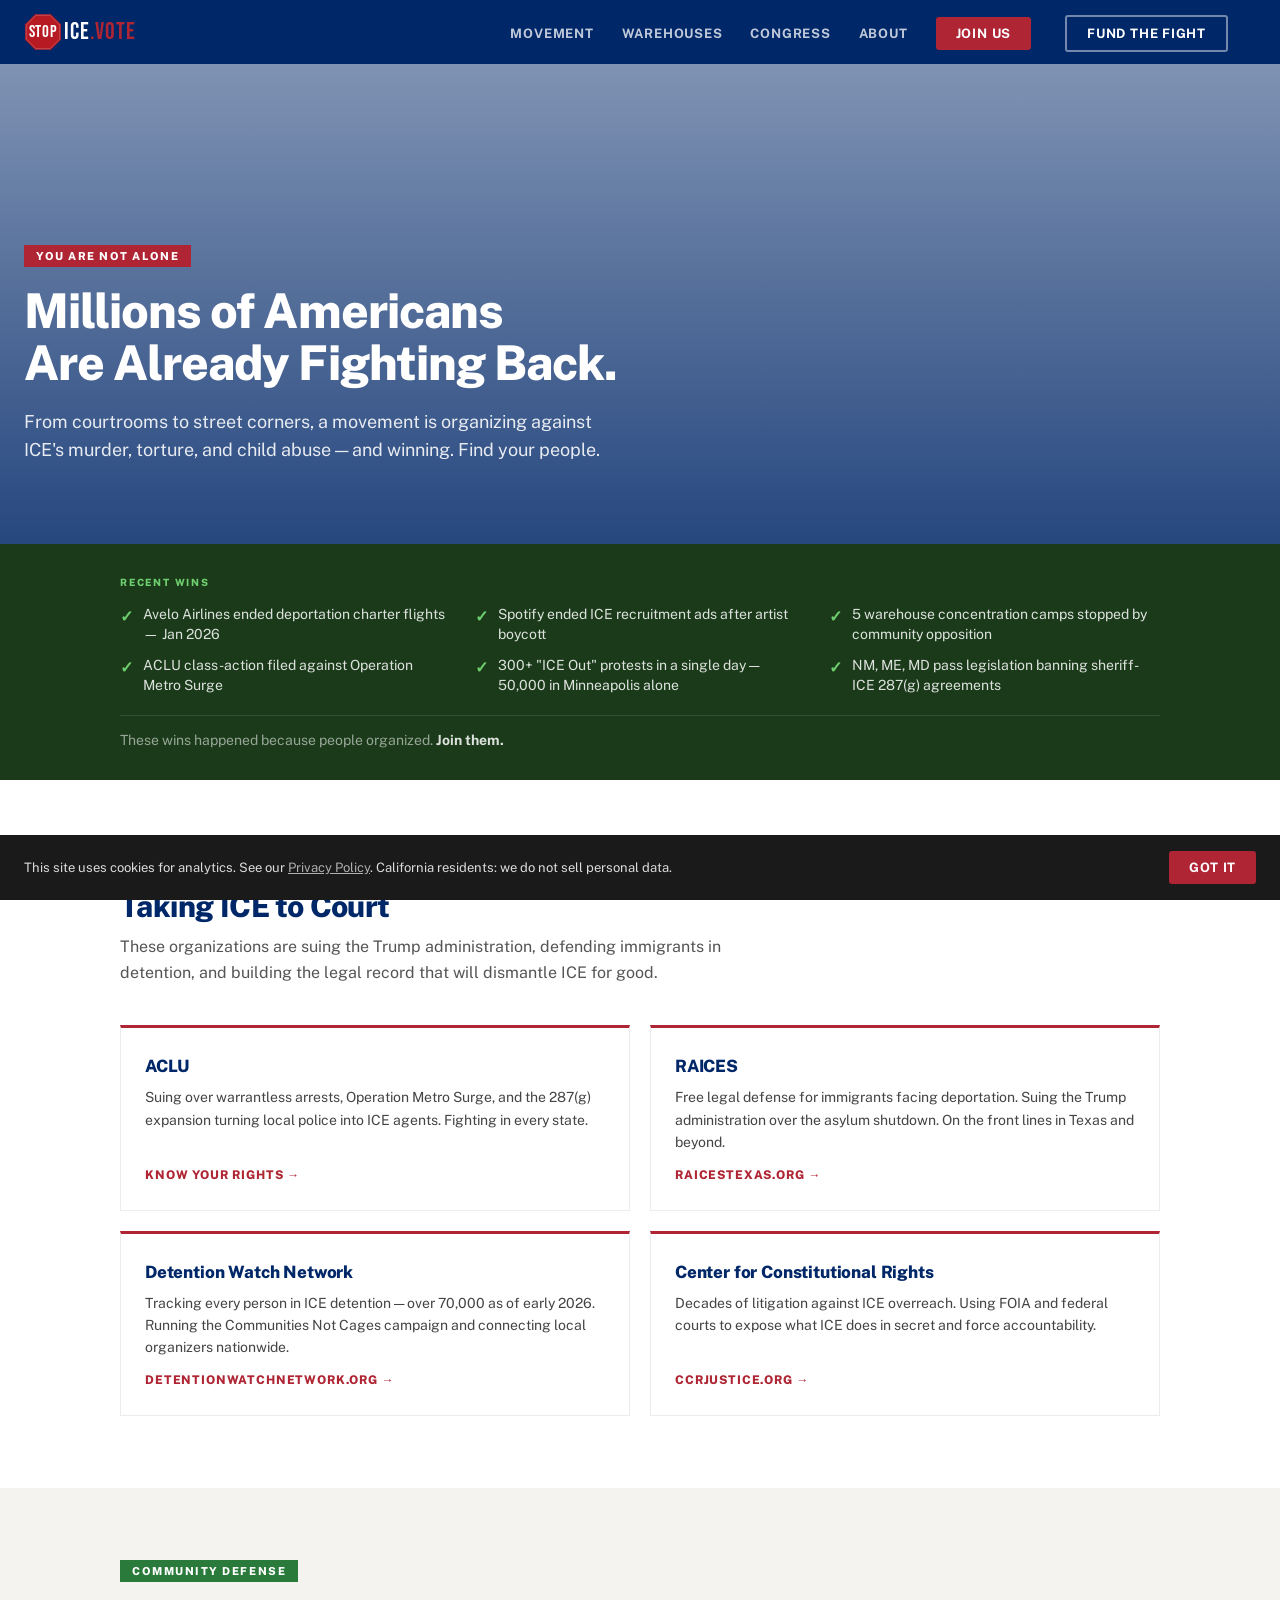
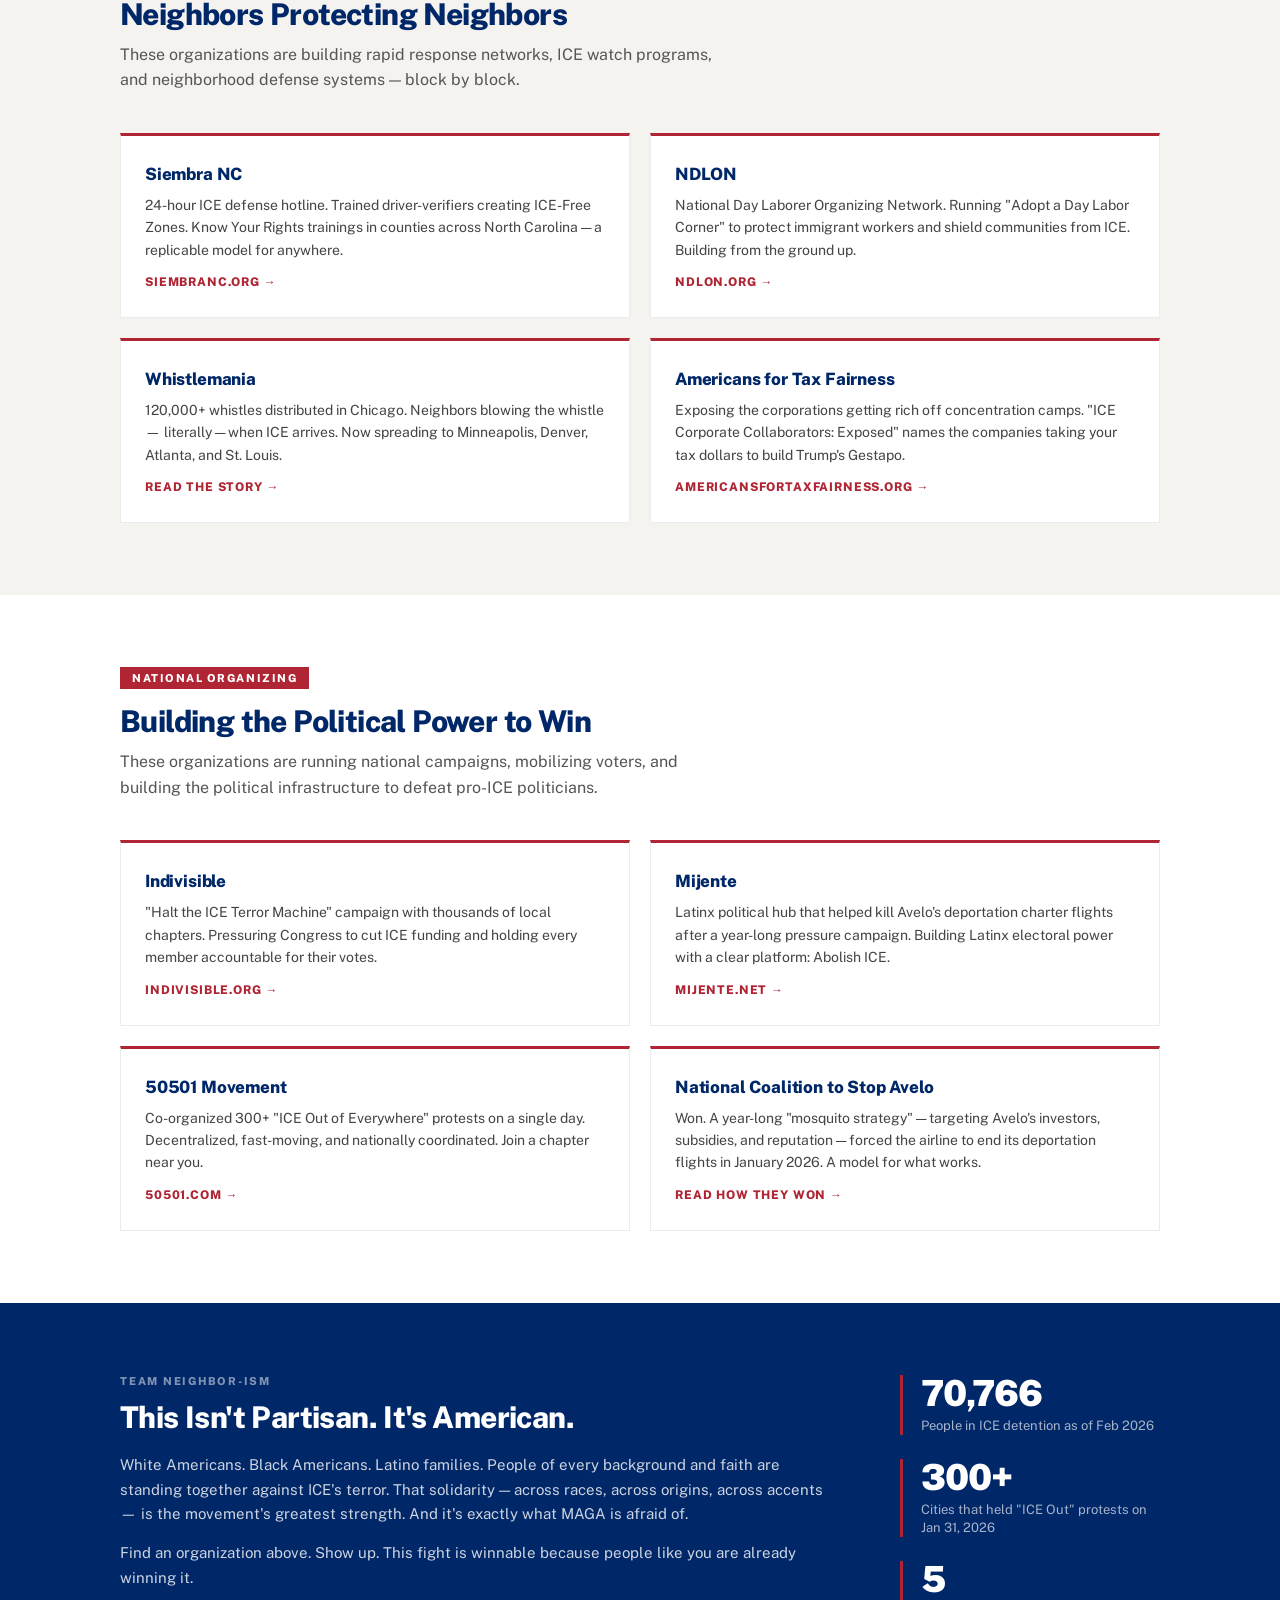
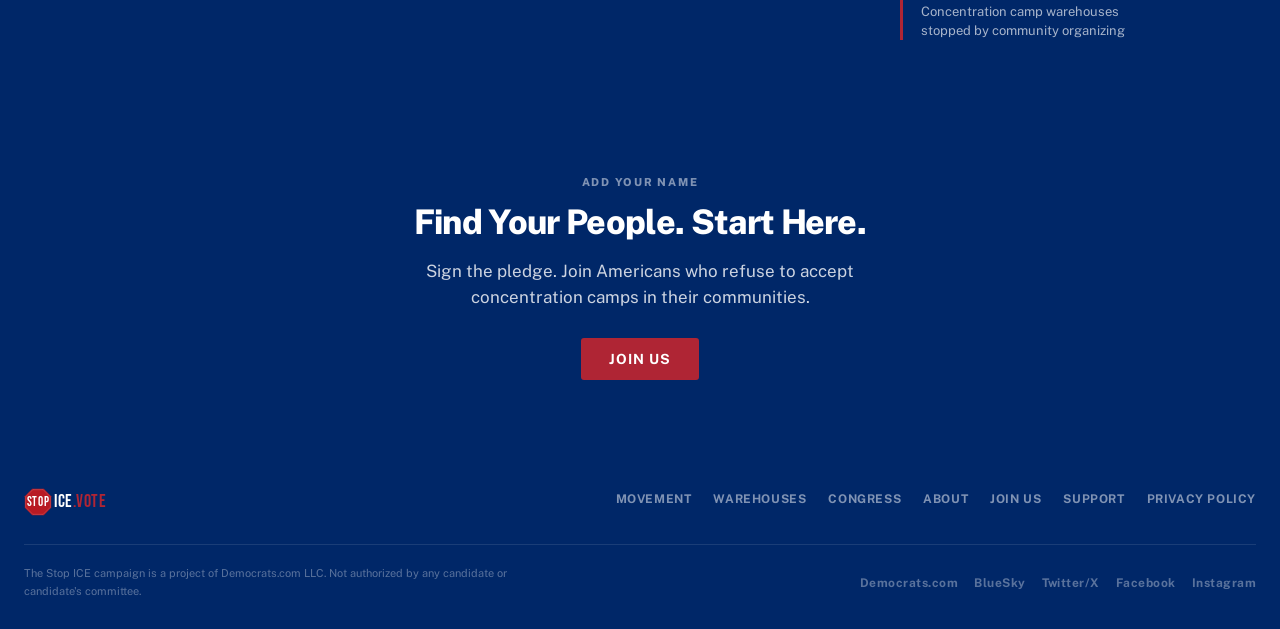
<file: movement.html>
<!DOCTYPE html>
<html lang="en">
<head>
<meta charset="UTF-8">
<meta name="viewport" content="width=device-width, initial-scale=1.0">
<meta name="robots" content="noindex, nofollow">
<title>The Movement — Stop ICE</title>
<meta name="description" content="Millions of Americans are already fighting back against ICE's murder, torture, and child abuse. Find the organizations leading the fight.">
<link href="https://fonts.googleapis.com/css2?family=Bebas+Neue&family=Public+Sans:wght@400;600;700;800&display=swap" rel="stylesheet">
<link rel="stylesheet" href="css/main.css">
<style>
  .goog-te-banner-frame { display: none !important; }
  body { top: 0 !important; }
  .goog-te-gadget-simple { background: transparent !important; border: none !important; padding: 0 !important; }
  .goog-te-gadget-simple span, .goog-te-gadget-simple a { color: rgba(255,255,255,0.8) !important; font-family: 'Public Sans', sans-serif !important; font-size: 13px !important; font-weight: 700 !important; letter-spacing: 0.05em !important; text-transform: uppercase !important; text-decoration: none !important; }
  .goog-te-gadget-icon { display: none !important; }
</style>
<script type="text/javascript">
function googleTranslateElementInit() {
  new google.translate.TranslateElement({
    pageLanguage: 'en',
    includedLanguages: 'es',
    layout: google.translate.TranslateElement.InlineLayout.SIMPLE,
    autoDisplay: false
  }, 'google_translate_element');
}
</script>
<script type="text/javascript" src="//translate.google.com/translate_a/element.js?cb=googleTranslateElementInit"></script>
</head>
<body>

<nav class="site-nav">
  <a href="index.html" class="logotype on-dark" aria-label="Stop ICE — Home">
    <div class="logo-mark">
      <svg viewBox="0 0 100 100" aria-hidden="true">
        <polygon points="29.3,3 70.7,3 97,29.3 97,70.7 70.7,97 29.3,97 3,70.7 3,29.3" fill="#b81a23"/>
        <polygon points="31.5,6 68.5,6 94,31.5 94,68.5 68.5,94 31.5,94 6,68.5 6,31.5" fill="none" stroke="rgba(255,255,255,0.4)" stroke-width="1.5"/>
      </svg>
      <span class="stop-word">STOP</span>
    </div>
    <div class="logo-text">
      <span class="ice">ICE</span><span class="dot">.</span><span class="vote">VOTE</span>
    </div>
  </a>
  <button class="nav-toggle" aria-label="Toggle menu" onclick="document.querySelector('.nav-links').classList.toggle('open')">
    <span></span><span></span><span></span>
  </button>
  <ul class="nav-links">
    <li><a href="movement.html" class="active">Movement</a></li>
    <li><a href="warehouses.html">Warehouses</a></li>
    <li><a href="congress.html">Congress</a></li>
    <li><a href="about.html">About</a></li>
    <li><a href="act.html" class="nav-cta">Join Us</a></li>
    <li><a href="https://secure.actblue.com/donate/stop-ice-1" class="nav-cta nav-support" target="_blank" rel="noopener">Fund the Fight</a></li>
  
    <li id="google_translate_element" style="display:flex;align-items:center;"></li>
  </ul>
</nav>

<!-- HERO -->
<section class="hero" style="min-height: 480px;">
  <div class="hero-bg" role="img" aria-label="Community members organizing against ICE"
       style="background-image: url('https://lh3.googleusercontent.com/d/1WBg9uszZgQS6F2aGXFJjgIVkw4nrPBYp')"></div>
  <div class="hero-overlay" style="background: linear-gradient(to bottom, rgba(0,39,104,0.5) 0%, rgba(0,39,104,0.85) 100%);"></div>
  <div class="hero-content" style="max-width: 760px;">
    <span class="eyebrow">You Are Not Alone</span>
    <h1>Millions of Americans<br>Are Already Fighting Back.</h1>
    <p class="hero-body">From courtrooms to street corners, a movement is organizing against ICE's murder, torture, and child abuse — and winning. Find your people.</p>
  </div>
</section>

<!-- WINS STRIP -->
<div class="wins-strip">
  <div class="wins-strip-inner">
    <span class="wins-label">Recent Wins</span>
    <div class="wins-ticker">
      <div class="win-item">
        <span class="win-check">✓</span>
        <span>Avelo Airlines ended deportation charter flights — Jan 2026</span>
      </div>
      <div class="win-item">
        <span class="win-check">✓</span>
        <span>Spotify ended ICE recruitment ads after artist boycott</span>
      </div>
      <div class="win-item">
        <span class="win-check">✓</span>
        <span>5 warehouse concentration camps stopped by community opposition</span>
      </div>
      <div class="win-item">
        <span class="win-check">✓</span>
        <span>ACLU class-action filed against Operation Metro Surge</span>
      </div>
      <div class="win-item">
        <span class="win-check">✓</span>
        <span>300+ "ICE Out" protests in a single day — 50,000 in Minneapolis alone</span><!-- UPDATE NEEDED -->
      </div>
      <div class="win-item">
        <span class="win-check">✓</span>
        <span>NM, ME, MD pass legislation banning sheriff-ICE 287(g) agreements</span>
      </div>
    </div>
    <p class="wins-note">These wins happened because people organized. <strong>Join them.</strong></p>
  </div>
</div>

<!-- TRACK: LEGAL FIGHT -->
<section class="movement-track">
  <div class="track-inner">
    <div class="track-header">
      <div class="track-badge legal">Legal Fight</div>
      <h2>Taking ICE to Court</h2>
      <p class="track-intro">These organizations are suing the Trump administration, defending immigrants in detention, and building the legal record that will dismantle ICE for good.</p>
    </div>
    <div class="org-grid">

      <div class="org-card">
        <div class="org-name">ACLU</div>
        <div class="org-desc">Suing over warrantless arrests, Operation Metro Surge, and the 287(g) expansion turning local police into ICE agents. Fighting in every state.</div>
        <a href="https://www.aclu.org/know-your-rights/immigrants-rights" target="_blank" rel="noopener" class="org-link">Know Your Rights &rarr;</a>
      </div>

      <div class="org-card">
        <div class="org-name">RAICES</div>
        <div class="org-desc">Free legal defense for immigrants facing deportation. Suing the Trump administration over the asylum shutdown. On the front lines in Texas and beyond.</div>
        <a href="https://www.raicestexas.org" target="_blank" rel="noopener" class="org-link">raicestexas.org &rarr;</a>
      </div>

      <div class="org-card">
        <div class="org-name">Detention Watch Network</div>
        <div class="org-desc">Tracking every person in ICE detention — over 70,000 as of early 2026. Running the Communities Not Cages campaign and connecting local organizers nationwide.</div>
        <a href="https://www.detentionwatchnetwork.org" target="_blank" rel="noopener" class="org-link">detentionwatchnetwork.org &rarr;</a>
      </div>

      <div class="org-card">
        <div class="org-name">Center for Constitutional Rights</div>
        <div class="org-desc">Decades of litigation against ICE overreach. Using FOIA and federal courts to expose what ICE does in secret and force accountability.</div>
        <a href="https://ccrjustice.org" target="_blank" rel="noopener" class="org-link">ccrjustice.org &rarr;</a>
      </div>

    </div>
  </div>
</section>

<!-- TRACK: COMMUNITY DEFENSE -->
<section class="movement-track alt">
  <div class="track-inner">
    <div class="track-header">
      <div class="track-badge defense">Community Defense</div>
      <h2>Neighbors Protecting Neighbors</h2>
      <p class="track-intro">These organizations are building rapid response networks, ICE watch programs, and neighborhood defense systems — block by block.</p>
    </div>
    <div class="org-grid">

      <div class="org-card">
        <div class="org-name">Siembra NC</div>
        <div class="org-desc">24-hour ICE defense hotline. Trained driver-verifiers creating ICE-Free Zones. Know Your Rights trainings in counties across North Carolina — a replicable model for anywhere.</div>
        <a href="https://www.siembranc.org" target="_blank" rel="noopener" class="org-link">siembranc.org &rarr;</a>
      </div>

      <div class="org-card">
        <div class="org-name">NDLON</div>
        <div class="org-desc">National Day Laborer Organizing Network. Running "Adopt a Day Labor Corner" to protect immigrant workers and shield communities from ICE. Building from the ground up.</div>
        <a href="https://ndlon.org" target="_blank" rel="noopener" class="org-link">ndlon.org &rarr;</a>
      </div>

      <div class="org-card">
        <div class="org-name">Whistlemania</div>
        <div class="org-desc">120,000+ whistles distributed in Chicago. Neighbors blowing the whistle — literally — when ICE arrives. Now spreading to Minneapolis, Denver, Atlanta, and St. Louis.</div>
        <a href="https://blockclubchicago.org/2025/11/05/from-chicago-to-la-neighborly-solidarity-fuels-resistance-to-ice/" target="_blank" rel="noopener" class="org-link">Read the story &rarr;</a>
      </div>

      <div class="org-card">
        <div class="org-name">Americans for Tax Fairness</div>
        <div class="org-desc">Exposing the corporations getting rich off concentration camps. "ICE Corporate Collaborators: Exposed" names the companies taking your tax dollars to build Trump's Gestapo.</div>
        <a href="https://americansfortaxfairness.org" target="_blank" rel="noopener" class="org-link">americansfortaxfairness.org &rarr;</a>
      </div>

    </div>
  </div>
</section>

<!-- TRACK: NATIONAL ORGANIZING -->
<section class="movement-track">
  <div class="track-inner">
    <div class="track-header">
      <div class="track-badge national">National Organizing</div>
      <h2>Building the Political Power to Win</h2>
      <p class="track-intro">These organizations are running national campaigns, mobilizing voters, and building the political infrastructure to defeat pro-ICE politicians.</p>
    </div>
    <div class="org-grid">

      <div class="org-card">
        <div class="org-name">Indivisible</div>
        <div class="org-desc">"Halt the ICE Terror Machine" campaign with thousands of local chapters. Pressuring Congress to cut ICE funding and holding every member accountable for their votes.</div>
        <a href="https://indivisible.org/campaigns/halt-ice-terror/" target="_blank" rel="noopener" class="org-link">indivisible.org &rarr;</a>
      </div>

      <div class="org-card">
        <div class="org-name">Mijente</div>
        <div class="org-desc">Latinx political hub that helped kill Avelo's deportation charter flights after a year-long pressure campaign. Building Latinx electoral power with a clear platform: Abolish ICE.</div>
        <a href="https://mijente.net" target="_blank" rel="noopener" class="org-link">mijente.net &rarr;</a>
      </div>

      <div class="org-card">
        <div class="org-name">50501 Movement</div>
        <div class="org-desc">Co-organized 300+ "ICE Out of Everywhere" protests on a single day. Decentralized, fast-moving, and nationally coordinated. Join a chapter near you.</div>
        <a href="https://www.50501.com" target="_blank" rel="noopener" class="org-link">50501.com &rarr;</a>
      </div>

      <div class="org-card">
        <div class="org-name">National Coalition to Stop Avelo</div>
        <div class="org-desc">Won. A year-long "mosquito strategy" — targeting Avelo's investors, subsidies, and reputation — forced the airline to end its deportation flights in January 2026. A model for what works.</div>
        <a href="https://truthout.org/articles/heres-how-to-find-out-which-corporations-are-collaborating-with-ice/" target="_blank" rel="noopener" class="org-link">Read how they won &rarr;</a>
      </div>

    </div>
  </div>
</section>

<!-- SOLIDARITY CALLOUT -->
<section class="solidarity-section">
  <div class="solidarity-inner">
    <div class="solidarity-text">
      <span class="kicker">Team Neighbor-ism</span>
      <h2>This Isn't Partisan. It's American.</h2>
      <p>White Americans. Black Americans. Latino families. People of every background and faith are standing together against ICE's terror. That solidarity — across races, across origins, across accents — is the movement's greatest strength. And it's exactly what MAGA is afraid of.</p>
      <p>Find an organization above. Show up. This fight is winnable because people like you are already winning it.</p>
    </div>
    <div class="solidarity-stat-stack">
      <div class="solidarity-stat">
        <!-- UPDATE NEEDED --><div class="stat-num">70,766</div>
        <div class="stat-label">People in ICE detention as of Feb 2026</div>
      </div>
      <div class="solidarity-stat">
        <!-- UPDATE NEEDED --><div class="stat-num">300+</div>
        <div class="stat-label">Cities that held "ICE Out" protests on Jan 31, 2026</div>
      </div>
      <div class="solidarity-stat">
        <!-- UPDATE NEEDED --><div class="stat-num">5</div>
        <div class="stat-label">Concentration camp warehouses stopped by community organizing</div>
      </div>
    </div>
  </div>
</section>

<!-- BOTTOM CTA -->
<section style="padding: 64px 24px; background: var(--blue); text-align: center;">
  <p style="font-size: 11px; font-weight: 800; letter-spacing: 0.16em; text-transform: uppercase; color: rgba(255,255,255,0.5); margin-bottom: 14px;">Add Your Name</p>
  <h2 style="font-size: clamp(24px, 3.5vw, 34px); font-weight: 800; color: #fff; margin-bottom: 16px; letter-spacing: -0.02em;">Find Your People. Start Here.</h2>
  <p style="font-size: 17px; color: rgba(255,255,255,0.8); max-width: 500px; margin: 0 auto 28px; line-height: 1.55;">Sign the pledge. Join Americans who refuse to accept concentration camps in their communities.</p>
  <a href="act.html" class="btn btn-red">Join Us</a>
</section>

<footer class="site-footer">
  <div class="footer-top">
    <a href="index.html" class="logotype on-dark footer-logo" aria-label="Stop ICE — Home">
      <div class="logo-mark sm">
        <svg viewBox="0 0 100 100" aria-hidden="true">
          <polygon points="29.3,3 70.7,3 97,29.3 97,70.7 70.7,97 29.3,97 3,70.7 3,29.3" fill="#b81a23"/>
          <polygon points="31.5,6 68.5,6 94,31.5 94,68.5 68.5,94 31.5,94 6,68.5 6,31.5" fill="none" stroke="rgba(255,255,255,0.35)" stroke-width="1.5"/>
        </svg>
        <span class="stop-word sm">STOP</span>
      </div>
      <div class="logo-text sm">
        <span class="ice">ICE</span><span class="dot">.</span><span class="vote">VOTE</span>
      </div>
    </a>
    <ul class="footer-nav">
      <li><a href="movement.html">Movement</a></li>
      <li><a href="warehouses.html">Warehouses</a></li>
      <li><a href="congress.html">Congress</a></li>
      <li><a href="about.html">About</a></li>
      <li><a href="act.html">Join Us</a></li>
      <li><a href="https://secure.actblue.com/donate/stop-ice-1" target="_blank" rel="noopener">Support</a></li>
      <li><a href="privacy.html">Privacy Policy</a></li>
    </ul>
  </div>
  <div class="footer-bottom">
    <p class="footer-legal">The Stop ICE campaign is a project of Democrats.com LLC. Not authorized by any candidate or candidate's committee.</p>
    <div class="footer-social">
      <a href="https://democrats.com/" target="_blank" rel="noopener">Democrats.com</a>
      <a href="https://bsky.app/profile/democratsdotcom.bsky.social" target="_blank" rel="noopener">BlueSky</a>
      <a href="https://x.com/democratsdotcom" target="_blank" rel="noopener">Twitter/X</a>
      <a href="https://www.facebook.com/democratscom" target="_blank" rel="noopener">Facebook</a>
      <a href="https://www.instagram.com/democratscom/" target="_blank" rel="noopener">Instagram</a>
    </div>
  </div>
</footer>

<div class="cookie-banner" id="cookieBanner" role="dialog" aria-live="polite" aria-label="Cookie consent">
  <p>This site uses cookies for analytics. See our <a href="privacy.html">Privacy Policy</a>. California residents: we do not sell personal data.</p>
  <button class="cookie-accept" onclick="acceptCookies()">Got it</button>
</div>
<script>
(function(){
  if(navigator.globalPrivacyControl || navigator.doNotTrack === '1'){
    document.getElementById('cookieBanner').style.display = 'none';
    return;
  }
  if(localStorage.getItem('cookieConsent') === 'true'){
    document.getElementById('cookieBanner').style.display = 'none';
  }
})();
function acceptCookies(){
  localStorage.setItem('cookieConsent','true');
  document.getElementById('cookieBanner').style.display = 'none';
}
</script>

</body>
</html>
</file>
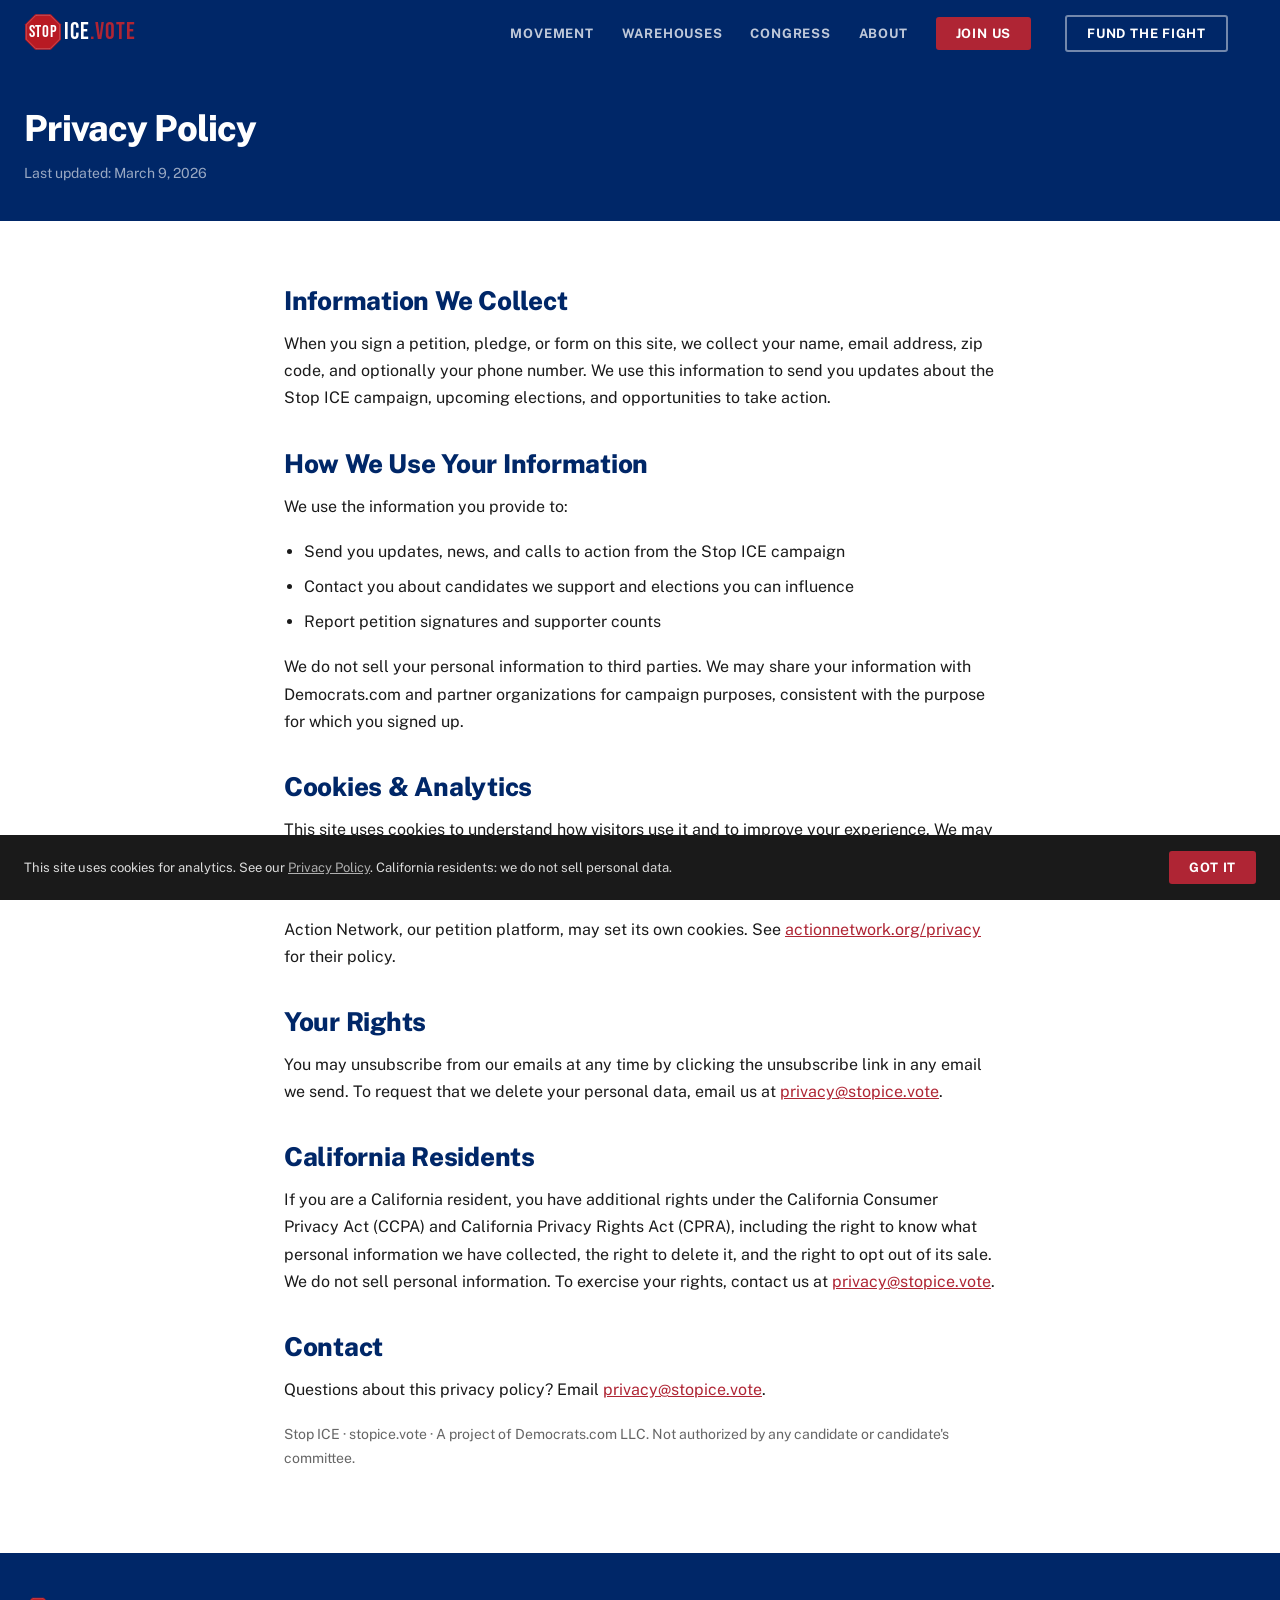
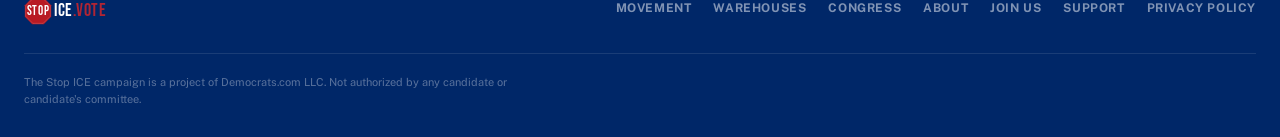
<file: privacy.html>
<!DOCTYPE html>
<html lang="en">
<head>
<meta charset="UTF-8">
<meta name="viewport" content="width=device-width, initial-scale=1.0">
<meta name="robots" content="noindex, nofollow">
<title>Privacy Policy — Stop ICE</title>
<link href="https://fonts.googleapis.com/css2?family=Bebas+Neue&family=Public+Sans:wght@400;600;700;800&display=swap" rel="stylesheet">
<link rel="stylesheet" href="css/main.css">
<style>
  .goog-te-banner-frame { display: none !important; }
  body { top: 0 !important; }
  .goog-te-gadget-simple { background: transparent !important; border: none !important; padding: 0 !important; }
  .goog-te-gadget-simple span, .goog-te-gadget-simple a { color: rgba(255,255,255,0.8) !important; font-family: 'Public Sans', sans-serif !important; font-size: 13px !important; font-weight: 700 !important; letter-spacing: 0.05em !important; text-transform: uppercase !important; text-decoration: none !important; }
  .goog-te-gadget-icon { display: none !important; }
</style>
<script type="text/javascript">
function googleTranslateElementInit() {
  new google.translate.TranslateElement({
    pageLanguage: 'en',
    includedLanguages: 'es',
    layout: google.translate.TranslateElement.InlineLayout.SIMPLE,
    autoDisplay: false
  }, 'google_translate_element');
}
</script>
<script type="text/javascript" src="//translate.google.com/translate_a/element.js?cb=googleTranslateElementInit"></script>
</head>
<body>

<nav class="site-nav">
  <a href="index.html" class="logotype on-dark" aria-label="Stop ICE — Home">
    <div class="logo-mark">
      <svg viewBox="0 0 100 100" aria-hidden="true">
        <polygon points="29.3,3 70.7,3 97,29.3 97,70.7 70.7,97 29.3,97 3,70.7 3,29.3" fill="#b81a23"/>
        <polygon points="31.5,6 68.5,6 94,31.5 94,68.5 68.5,94 31.5,94 6,68.5 6,31.5" fill="none" stroke="rgba(255,255,255,0.4)" stroke-width="1.5"/>
      </svg>
      <span class="stop-word">STOP</span>
    </div>
    <div class="logo-text">
      <span class="ice">ICE</span><span class="dot">.</span><span class="vote">VOTE</span>
    </div>
  </a>
  <button class="nav-toggle" aria-label="Toggle menu" onclick="document.querySelector('.nav-links').classList.toggle('open')">
    <span></span><span></span><span></span>
  </button>
  <ul class="nav-links">
    <li><a href="movement.html">Movement</a></li>
    <li><a href="warehouses.html">Warehouses</a></li>
    <li><a href="congress.html">Congress</a></li>
    <li><a href="about.html">About</a></li>
    <li><a href="act.html" class="nav-cta">Join Us</a></li>
    <li><a href="https://secure.actblue.com/donate/stop-ice-1" class="nav-cta nav-support" target="_blank" rel="noopener">Fund the Fight</a></li>
  
    <li id="google_translate_element" style="display:flex;align-items:center;"></li>
  </ul>
</nav>

<div class="page-hero" style="padding: 44px 24px 36px;">
  <h1 style="font-size: clamp(24px, 3.5vw, 36px);">Privacy Policy</h1>
  <p style="font-size: 14px; margin-top: 8px; color: rgba(255,255,255,0.6);">Last updated: March 9, 2026</p>
</div>

<div class="content-section">
  <h2>Information We Collect</h2>
  <p>When you sign a petition, pledge, or form on this site, we collect your name, email address, zip code, and optionally your phone number. We use this information to send you updates about the Stop ICE campaign, upcoming elections, and opportunities to take action.</p>

  <h2 style="margin-top: 36px;">How We Use Your Information</h2>
  <p>We use the information you provide to:</p>
  <ul>
    <li>Send you updates, news, and calls to action from the Stop ICE campaign</li>
    <li>Contact you about candidates we support and elections you can influence</li>
    <li>Report petition signatures and supporter counts</li>
  </ul>
  <p style="margin-top: 12px;">We do not sell your personal information to third parties. We may share your information with Democrats.com and partner organizations for campaign purposes, consistent with the purpose for which you signed up.</p>

  <h2 style="margin-top: 36px;">Cookies & Analytics</h2>
  <p>This site uses cookies to understand how visitors use it and to improve your experience. We may use Google Analytics or similar tools to track aggregate, anonymized usage data. You can opt out of analytics cookies by declining the cookie consent banner when you first visit the site.</p>
  <p>Action Network, our petition platform, may set its own cookies. See <a href="https://actionnetwork.org/privacy" target="_blank" rel="noopener" style="color: var(--red);">actionnetwork.org/privacy</a> for their policy.</p>

  <h2 style="margin-top: 36px;">Your Rights</h2>
  <p>You may unsubscribe from our emails at any time by clicking the unsubscribe link in any email we send. To request that we delete your personal data, email us at <a href="mailto:privacy@stopice.vote" style="color: var(--red);">privacy@stopice.vote</a>.</p>

  <h2 style="margin-top: 36px;">California Residents</h2>
  <p>If you are a California resident, you have additional rights under the California Consumer Privacy Act (CCPA) and California Privacy Rights Act (CPRA), including the right to know what personal information we have collected, the right to delete it, and the right to opt out of its sale. We do not sell personal information. To exercise your rights, contact us at <a href="mailto:privacy@stopice.vote" style="color: var(--red);">privacy@stopice.vote</a>.</p>

  <h2 style="margin-top: 36px;">Contact</h2>
  <p>Questions about this privacy policy? Email <a href="mailto:privacy@stopice.vote" style="color: var(--red);">privacy@stopice.vote</a>.</p>
  <p style="margin-top: 20px; font-size: 14px; color: var(--text-light);">Stop ICE · stopice.vote · A project of Democrats.com LLC. Not authorized by any candidate or candidate's committee.</p>
</div>

<footer class="site-footer">
  <div class="footer-top">
    <a href="index.html" class="logotype on-dark" aria-label="Stop ICE — Home">
      <div class="logo-mark sm">
        <svg viewBox="0 0 100 100" aria-hidden="true">
          <polygon points="29.3,3 70.7,3 97,29.3 97,70.7 70.7,97 29.3,97 3,70.7 3,29.3" fill="#b81a23"/>
          <polygon points="31.5,6 68.5,6 94,31.5 94,68.5 68.5,94 31.5,94 6,68.5 6,31.5" fill="none" stroke="rgba(255,255,255,0.35)" stroke-width="1.5"/>
        </svg>
        <span class="stop-word sm">STOP</span>
      </div>
      <div class="logo-text sm"><span class="ice">ICE</span><span class="dot">.</span><span class="vote">VOTE</span></div>
    </a>
    <ul class="footer-nav">
      <li><a href="movement.html">Movement</a></li>
      <li><a href="warehouses.html">Warehouses</a></li>
      <li><a href="congress.html">Congress</a></li>
      <li><a href="about.html">About</a></li>
      <li><a href="act.html">Join Us</a></li>
      <li><a href="https://secure.actblue.com/donate/stop-ice-1" target="_blank" rel="noopener">Support</a></li>
      <li><a href="privacy.html">Privacy Policy</a></li>
    </ul>
  </div>
  <div class="footer-bottom">
    <p class="footer-legal">The Stop ICE campaign is a project of Democrats.com LLC. Not authorized by any candidate or candidate's committee.</p>
  </div>
</footer>


<div class="cookie-banner" id="cookieBanner" role="dialog" aria-live="polite" aria-label="Cookie consent">
  <p>This site uses cookies for analytics. See our <a href="privacy.html">Privacy Policy</a>. California residents: we do not sell personal data.</p>
  <button class="cookie-accept" onclick="acceptCookies()">Got it</button>
</div>
<script>
(function(){
  if(navigator.globalPrivacyControl || navigator.doNotTrack === '1'){
    document.getElementById('cookieBanner').style.display = 'none';
    return;
  }
  if(localStorage.getItem('cookieConsent') === 'true'){
    document.getElementById('cookieBanner').style.display = 'none';
  }
})();
function acceptCookies(){
  localStorage.setItem('cookieConsent','true');
  document.getElementById('cookieBanner').style.display = 'none';
}
</script>

</body>
</html>
</file>
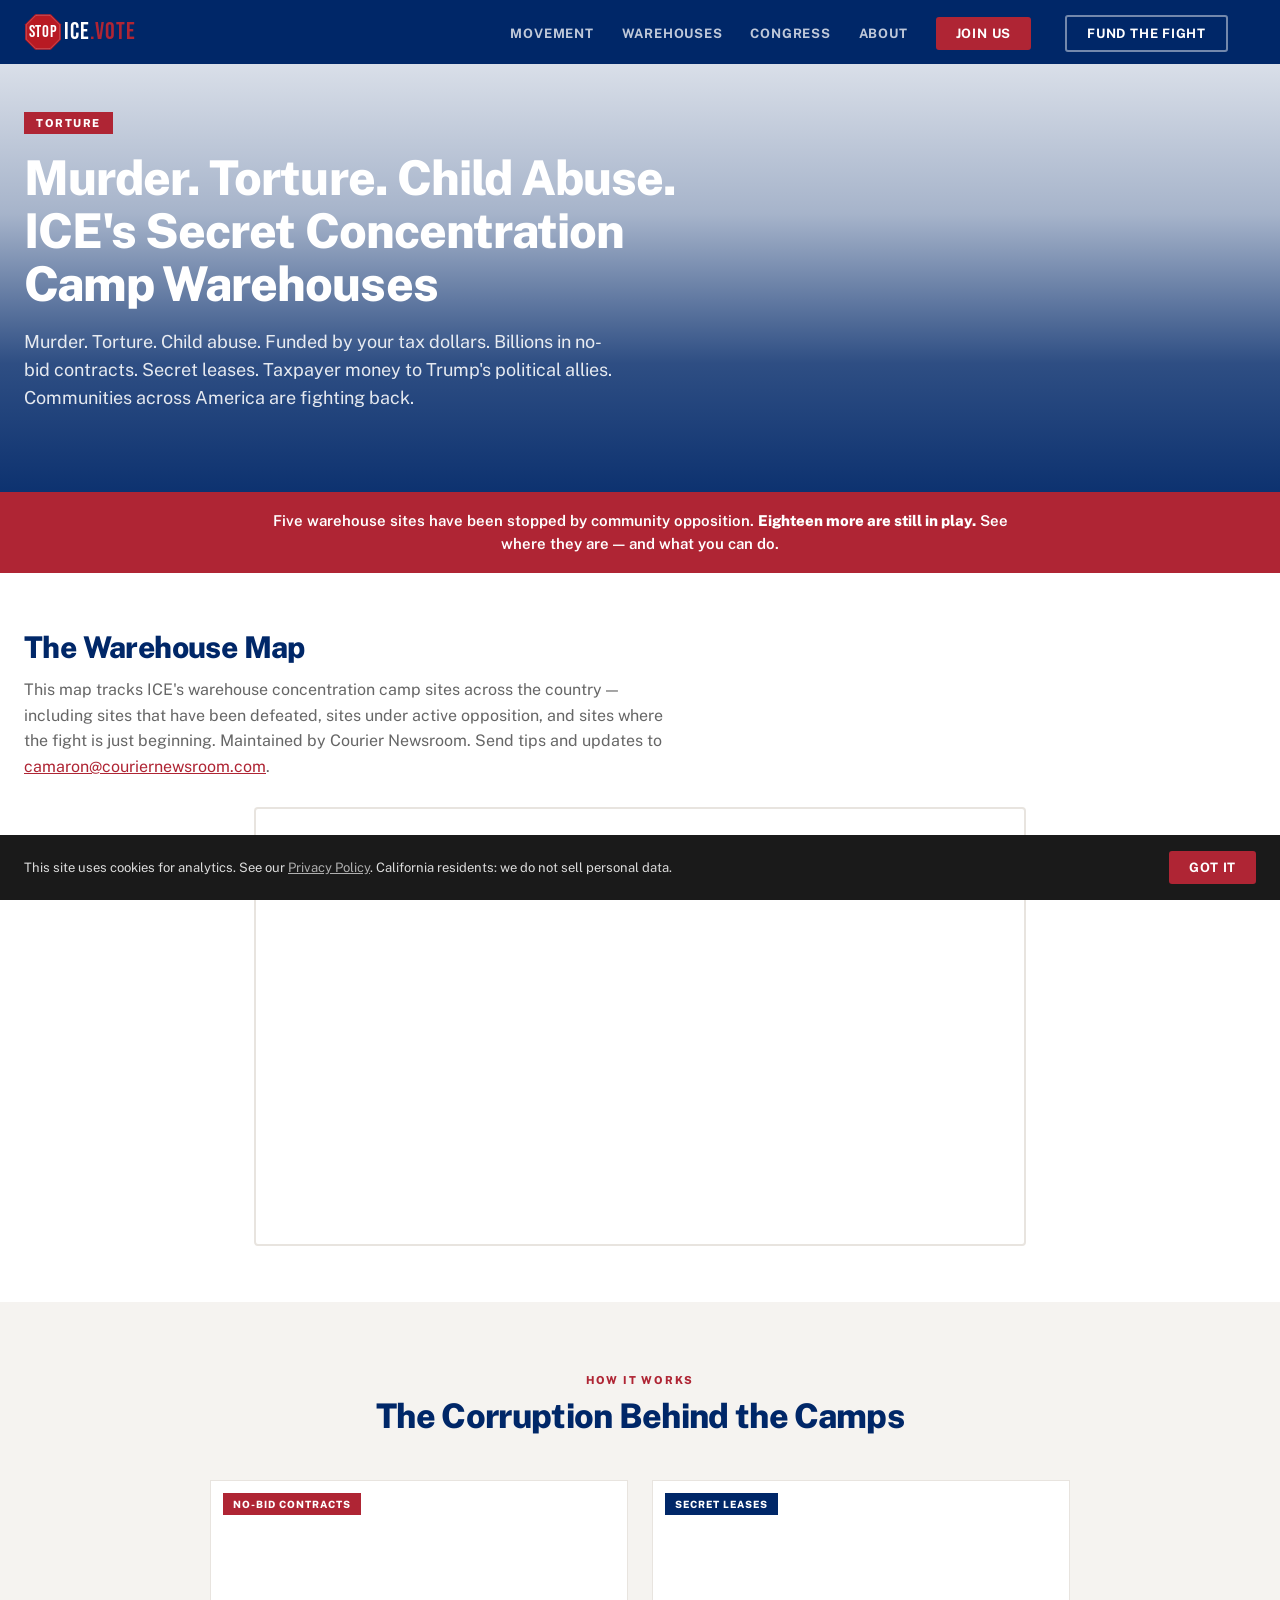
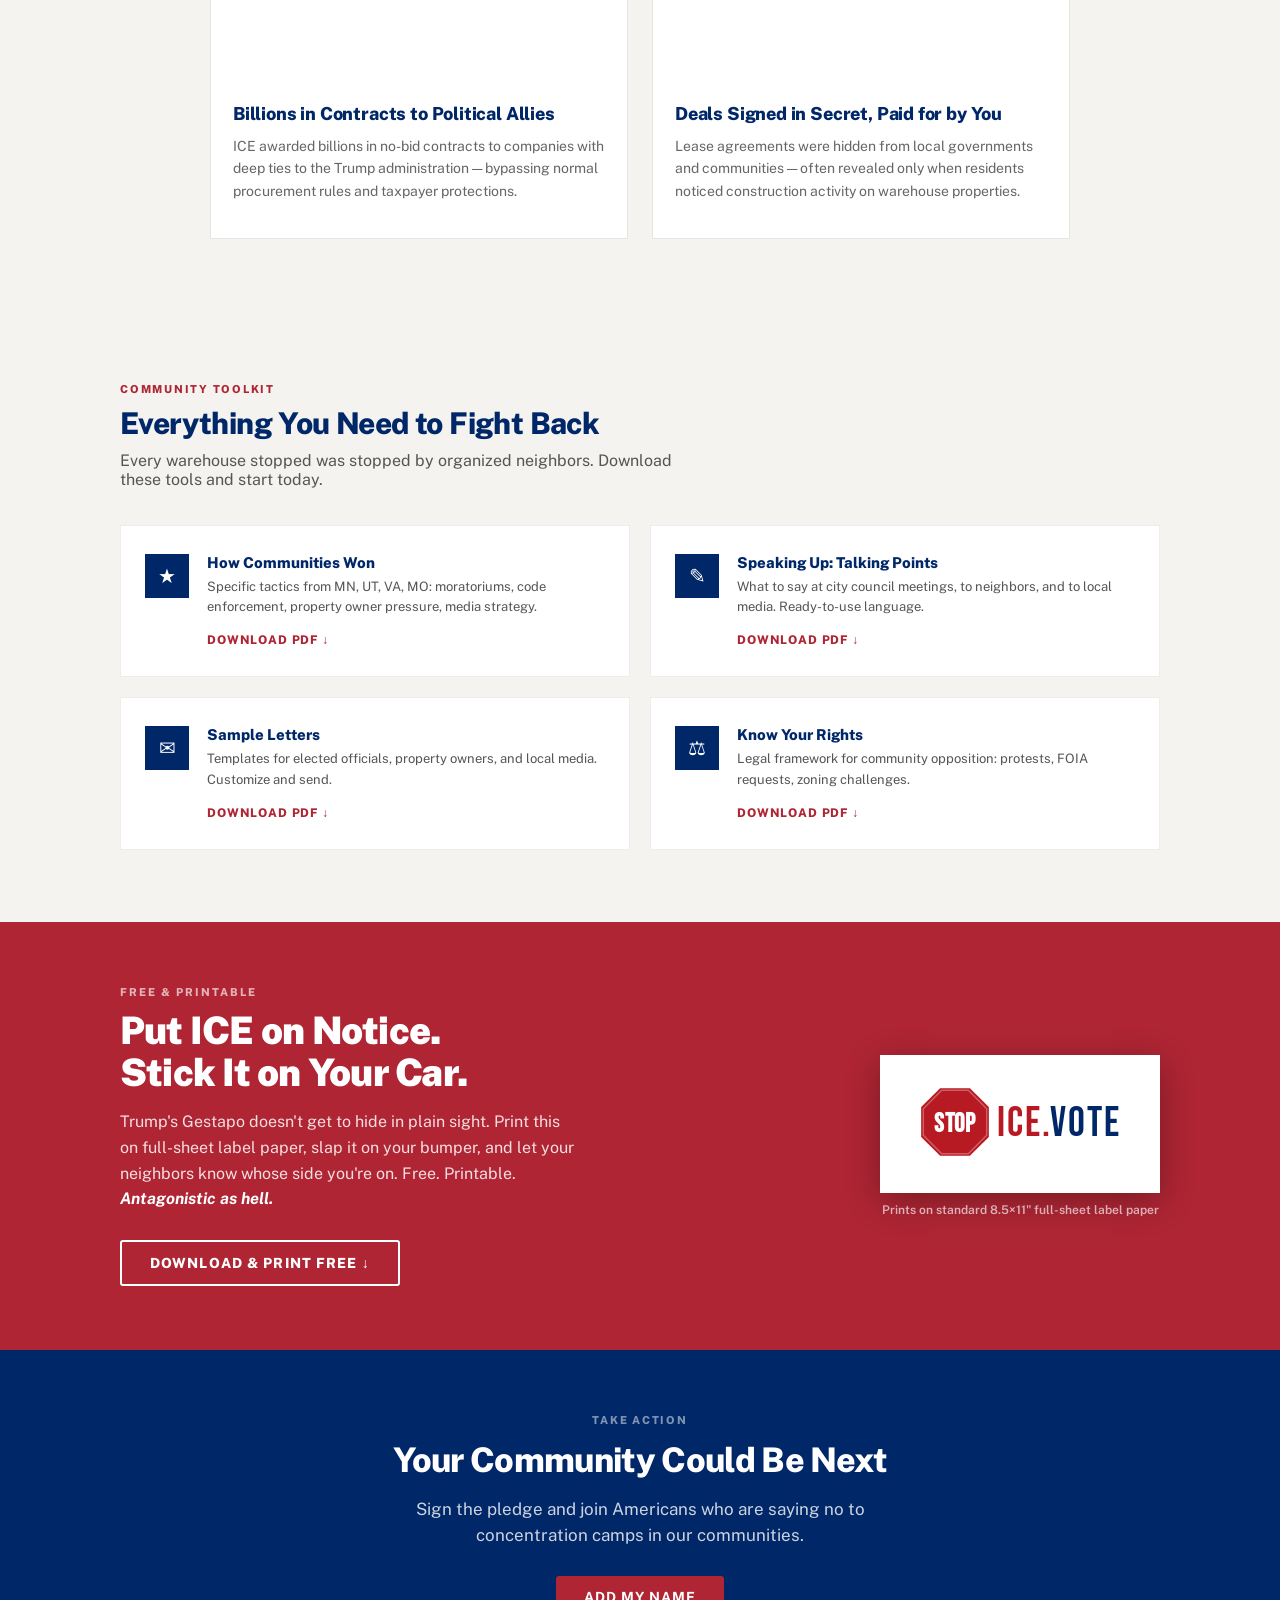
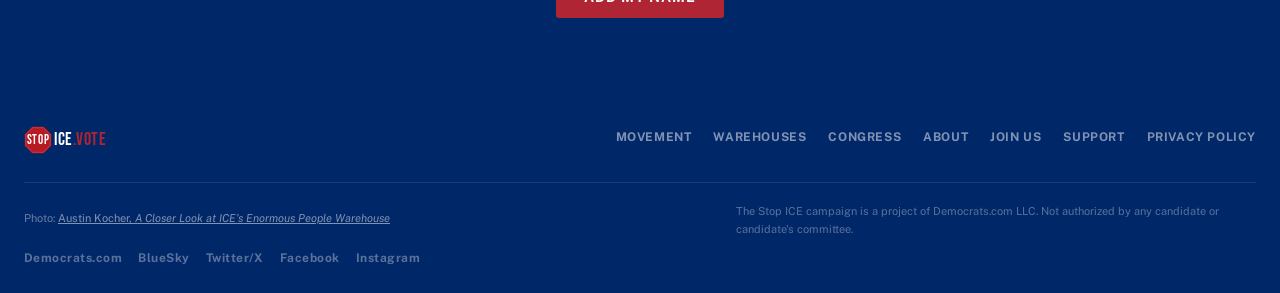
<file: warehouses.html>
<!DOCTYPE html>
<html lang="en">
<head>
<meta charset="UTF-8">
<meta name="viewport" content="width=device-width, initial-scale=1.0">
<meta name="robots" content="noindex, nofollow">
<title>Concentration Camp Warehouses — Stop ICE</title>
<meta name="description" content="ICE is secretly leasing warehouses across America. Communities are fighting back. See the map.">
<link href="https://fonts.googleapis.com/css2?family=Bebas+Neue&family=Public+Sans:wght@400;600;700;800&display=swap" rel="stylesheet">
<link rel="stylesheet" href="css/main.css">
<style>
  .goog-te-banner-frame { display: none !important; }
  body { top: 0 !important; }
  .goog-te-gadget-simple { background: transparent !important; border: none !important; padding: 0 !important; }
  .goog-te-gadget-simple span, .goog-te-gadget-simple a { color: rgba(255,255,255,0.8) !important; font-family: 'Public Sans', sans-serif !important; font-size: 13px !important; font-weight: 700 !important; letter-spacing: 0.05em !important; text-transform: uppercase !important; text-decoration: none !important; }
  .goog-te-gadget-icon { display: none !important; }
</style>
<script type="text/javascript">
function googleTranslateElementInit() {
  new google.translate.TranslateElement({
    pageLanguage: 'en',
    includedLanguages: 'es',
    layout: google.translate.TranslateElement.InlineLayout.SIMPLE,
    autoDisplay: false
  }, 'google_translate_element');
}
</script>
<script type="text/javascript" src="//translate.google.com/translate_a/element.js?cb=googleTranslateElementInit"></script>
</head>
<body>

<nav class="site-nav">
  <a href="index.html" class="logotype on-dark" aria-label="Stop ICE — Home">
    <div class="logo-mark">
      <svg viewBox="0 0 100 100" aria-hidden="true">
        <polygon points="29.3,3 70.7,3 97,29.3 97,70.7 70.7,97 29.3,97 3,70.7 3,29.3" fill="#b81a23"/>
        <polygon points="31.5,6 68.5,6 94,31.5 94,68.5 68.5,94 31.5,94 6,68.5 6,31.5" fill="none" stroke="rgba(255,255,255,0.4)" stroke-width="1.5"/>
      </svg>
      <span class="stop-word">STOP</span>
    </div>
    <div class="logo-text">
      <span class="ice">ICE</span><span class="dot">.</span><span class="vote">VOTE</span>
    </div>
  </a>
  <button class="nav-toggle" aria-label="Toggle menu" onclick="document.querySelector('.nav-links').classList.toggle('open')">
    <span></span><span></span><span></span>
  </button>
  <ul class="nav-links">
    <li><a href="movement.html">Movement</a></li>
    <li><a href="warehouses.html" class="active">Warehouses</a></li>
    <li><a href="congress.html">Congress</a></li>
    <li><a href="about.html">About</a></li>
    <li><a href="act.html" class="nav-cta">Join Us</a></li>
    <li><a href="https://secure.actblue.com/donate/stop-ice-1" class="nav-cta nav-support" target="_blank" rel="noopener">Fund the Fight</a></li>
  
    <li id="google_translate_element" style="display:flex;align-items:center;"></li>
  </ul>
</nav>

<section class="hero" style="min-height:400px;">
  <div class="hero-bg" role="img" aria-label="ICE warehouse protest"
       style="background-image: url('https://lh3.googleusercontent.com/d/1lZLWf0Y7gf1LLHwAuOQzoRehtt4uCYyn')"></div>
  <div class="hero-overlay"></div>
  <div class="hero-content" style="max-width:720px;">
    <span class="eyebrow">Torture</span>
    <h1>Murder. Torture. Child Abuse.<br>ICE's Secret Concentration Camp Warehouses</h1>
    <p class="hero-body">Murder. Torture. Child abuse. Funded by your tax dollars. Billions in no-bid contracts. Secret leases. Taxpayer money to Trump's political allies. Communities across America are fighting back.</p>
  </div>
</section>

<div class="mission-strip">
  <p><!-- UPDATE NEEDED -->Five warehouse sites have been stopped by community opposition. <strong>Eighteen more are still in play.</strong> See where they are — and what you can do.</p>
</div>

<section class="map-section">
  <h2>The Warehouse Map</h2>
  <p class="map-intro">This map tracks ICE's warehouse concentration camp sites across the country — including sites that have been defeated, sites under active opposition, and sites where the fight is just beginning. Maintained by Courier Newsroom. Send tips and updates to <a href="mailto:camaron@couriernewsroom.com" style="color:var(--red);">camaron@couriernewsroom.com</a>.</p>
  <div class="map-outer"><div class="map-responsive">
    <iframe
      src="https://www.google.com/maps/d/embed?mid=1EO-MjP8maewSODl3aE5XIizDl1cCJAI&ehbc=2E312F"
      allowfullscreen
      loading="lazy"
      title="ICE Warehouse Concentration Camp Sites"></iframe>
  </div></div>
</section>

<section class="story-section" style="background: var(--off-white);">
  <div class="section-header">
    <span class="kicker">How It Works</span>
    <h2>The Corruption Behind the Camps</h2>
  </div>
  <div class="story-grid" style="max-width: 860px;">
    <article class="story-card">
      <div class="card-img" style="background-image: url('https://lh3.googleusercontent.com/d/1zYHyesK507bfD_jFuhlLWIaWep0hBYki')">
        <span class="card-tag red">No-Bid Contracts</span>
      </div>
      <div class="card-body">
        <h3>Billions in Contracts to Political Allies</h3>
        <p>ICE awarded billions in no-bid contracts to companies with deep ties to the Trump administration — bypassing normal procurement rules and taxpayer protections.</p>
      </div>
    </article>
    <article class="story-card">
      <div class="card-img" style="background-image: url('https://lh3.googleusercontent.com/d/18IpRZ0ETz1A3DkiDxrqDK4T2Mjsxrk9Q')">
        <span class="card-tag">Secret Leases</span>
      </div>
      <div class="card-body">
        <h3>Deals Signed in Secret, Paid for by You</h3>
        <p>Lease agreements were hidden from local governments and communities — often revealed only when residents noticed construction activity on warehouse properties.</p>
      </div>
    </article>
  </div>
</section>

<section class="toolkit-section">
  <div class="toolkit-inner">
    <span class="kicker">Community Toolkit</span>
    <h2>Everything You Need to Fight Back</h2>
    <p class="toolkit-intro">Every warehouse stopped was stopped by organized neighbors. Download these tools and start today.</p>
    <div class="toolkit-grid">
      <div class="toolkit-card">
        <div class="toolkit-icon">★</div>
        <div>
          <h4>How Communities Won</h4>
          <p>Specific tactics from MN, UT, VA, MO: moratoriums, code enforcement, property owner pressure, media strategy.</p>
          <a href="pdfs/toolkit_1_how_communities_won.pdf" class="toolkit-link" download>Download PDF ↓</a>
        </div>
      </div>
      <div class="toolkit-card">
        <div class="toolkit-icon">✎</div>
        <div>
          <h4>Speaking Up: Talking Points</h4>
          <p>What to say at city council meetings, to neighbors, and to local media. Ready-to-use language.</p>
          <a href="pdfs/toolkit_2_talking_points.pdf" class="toolkit-link" download>Download PDF ↓</a>
        </div>
      </div>
      <div class="toolkit-card">
        <div class="toolkit-icon">✉</div>
        <div>
          <h4>Sample Letters</h4>
          <p>Templates for elected officials, property owners, and local media. Customize and send.</p>
          <a href="pdfs/toolkit_3_sample_letters.pdf" class="toolkit-link" download>Download PDF ↓</a>
        </div>
      </div>
      <div class="toolkit-card">
        <div class="toolkit-icon">⚖</div>
        <div>
          <h4>Know Your Rights</h4>
          <p>Legal framework for community opposition: protests, FOIA requests, zoning challenges.</p>
          <a href="pdfs/toolkit_4_know_your_rights.pdf" class="toolkit-link" download>Download PDF ↓</a>
        </div>
      </div>
    </div>
  </div>
</section>

<section class="bumper-section">
  <div class="bumper-inner">
    <div class="bumper-text">
      <span class="bumper-kicker">Free &amp; Printable</span>
      <h2 class="bumper-headline">Put ICE on Notice.<br>Stick It on Your Car.</h2>
      <p class="bumper-body">Trump's Gestapo doesn't get to hide in plain sight. Print this on full-sheet label paper, slap it on your bumper, and let your neighbors know whose side you're on. Free. Printable. <em>Antagonistic as hell.</em></p>
      <a href="pdfs/stop_ice_bumper_sticker.pdf" class="btn btn-white-outline" download>Download &amp; Print Free ↓</a>
    </div>
    <div class="bumper-preview" aria-hidden="true">
      <div class="bumper-sticker-mock">
        <div class="mock-logotype">
          <div class="mock-logo-mark">
            <svg viewBox="0 0 100 100" width="72" height="72">
              <polygon points="29.3,3 70.7,3 97,29.3 97,70.7 70.7,97 29.3,97 3,70.7 3,29.3" fill="#b81a23"/>
              <polygon points="31.5,6 68.5,6 94,31.5 94,68.5 68.5,94 31.5,94 6,68.5 6,31.5" fill="none" stroke="rgba(255,255,255,0.3)" stroke-width="2"/>
              <text x="50" y="64" text-anchor="middle" fill="white" font-size="36" font-weight="900" font-family="'Bebas Neue', sans-serif" letter-spacing="1">STOP</text>
            </svg>
          </div>
          <div class="mock-logo-text">
            <span class="mock-ice">ICE</span><span class="mock-dot">.</span><span class="mock-vote">VOTE</span>
          </div>
        </div>
      </div>
      <p class="bumper-caption">Prints on standard 8.5×11" full-sheet label paper</p>
    </div>
  </div>
</section>

<section style="padding: 64px 24px; background: var(--blue); text-align: center;">
  <p style="font-size: 11px; font-weight: 800; letter-spacing: 0.16em; text-transform: uppercase; color: rgba(255,255,255,0.5); margin-bottom: 14px;">Take Action</p>
  <h2 style="font-size: clamp(24px, 3.5vw, 34px); font-weight: 800; color: #fff; margin-bottom: 16px; letter-spacing: -0.02em;">Your Community Could Be Next</h2>
  <p style="font-size: 17px; color: rgba(255,255,255,0.8); max-width: 520px; margin: 0 auto 28px; line-height: 1.55;">Sign the pledge and join Americans who are saying no to concentration camps in our communities.</p>
  <a href="act.html" class="btn btn-red">Add My Name</a>
</section>

<footer class="site-footer">
  <div class="footer-top">
    <a href="index.html" class="logotype on-dark" aria-label="Stop ICE — Home">
      <div class="logo-mark sm">
        <svg viewBox="0 0 100 100" aria-hidden="true">
          <polygon points="29.3,3 70.7,3 97,29.3 97,70.7 70.7,97 29.3,97 3,70.7 3,29.3" fill="#b81a23"/>
          <polygon points="31.5,6 68.5,6 94,31.5 94,68.5 68.5,94 31.5,94 6,68.5 6,31.5" fill="none" stroke="rgba(255,255,255,0.35)" stroke-width="1.5"/>
        </svg>
        <span class="stop-word sm">STOP</span>
      </div>
      <div class="logo-text sm"><span class="ice">ICE</span><span class="dot">.</span><span class="vote">VOTE</span></div>
    </a>
    <ul class="footer-nav">
      <li><a href="movement.html">Movement</a></li>
      <li><a href="warehouses.html">Warehouses</a></li>
      <li><a href="congress.html">Congress</a></li>
      <li><a href="about.html">About</a></li>
      <li><a href="act.html">Join Us</a></li>
      <li><a href="https://secure.actblue.com/donate/stop-ice-1" target="_blank" rel="noopener">Support</a></li>
      <li><a href="privacy.html">Privacy Policy</a></li>
    </ul>
  </div>
  <div class="footer-bottom">
    <p class="footer-photo-credit">Photo: <a href="https://austinkocher.substack.com/p/a-closer-look-at-ices-enormous-people" target="_blank" rel="noopener" style="color:rgba(255,255,255,0.5);">Austin Kocher, <em>A Closer Look at ICE's Enormous People Warehouse</em></a></p>
    <p class="footer-legal">The Stop ICE campaign is a project of Democrats.com LLC. Not authorized by any candidate or candidate's committee.</p>
    <div class="footer-social">
      <a href="https://democrats.com/" target="_blank" rel="noopener">Democrats.com</a>
      <a href="https://bsky.app/profile/democratsdotcom.bsky.social" target="_blank" rel="noopener">BlueSky</a>
      <a href="https://x.com/democratsdotcom" target="_blank" rel="noopener">Twitter/X</a>
      <a href="https://www.facebook.com/democratscom" target="_blank" rel="noopener">Facebook</a>
      <a href="https://www.instagram.com/democratscom/" target="_blank" rel="noopener">Instagram</a>
    </div>
  </div>
</footer>


<div class="cookie-banner" id="cookieBanner" role="dialog" aria-live="polite" aria-label="Cookie consent">
  <p>This site uses cookies for analytics. See our <a href="privacy.html">Privacy Policy</a>. California residents: we do not sell personal data.</p>
  <button class="cookie-accept" onclick="acceptCookies()">Got it</button>
</div>
<script>
(function(){
  if(navigator.globalPrivacyControl || navigator.doNotTrack === '1'){
    document.getElementById('cookieBanner').style.display = 'none';
    return;
  }
  if(localStorage.getItem('cookieConsent') === 'true'){
    document.getElementById('cookieBanner').style.display = 'none';
  }
})();
function acceptCookies(){
  localStorage.setItem('cookieConsent','true');
  document.getElementById('cookieBanner').style.display = 'none';
}
</script>

</body>
</html>
</file>
<file: css/main.css>
/* ============================================================
   STOP ICE PAC — SHARED STYLES
   Brand: Democrats.com red #AF2534, blue #002768
   Logotype font: Bebas Neue (Google Fonts)
   Body font: Public Sans (Google Fonts)
   ============================================================ */

/* ============================================================
   TOKENS
   ============================================================ */
:root {
  --red:       #AF2534;
  --red-stop:  #b81a23;
  --blue:      #002768;
  --white:     #ffffff;
  --off-white: #F5F3F0;
  --warm-gray: #E8E4DF;
  --text:      #1a1a1a;
  --text-light:#666666;
}

/* ============================================================
   RESET & BASE
   ============================================================ */
*, *::before, *::after { margin: 0; padding: 0; box-sizing: border-box; }
html { font-size: 16px; scroll-behavior: smooth; }
body {
  font-family: 'Public Sans', -apple-system, sans-serif;
  color: var(--text);
  background: var(--white);
  -webkit-font-smoothing: antialiased;
}
img { display: block; max-width: 100%; }
a { color: inherit; }

/* ============================================================
   LOGOTYPE
   ============================================================ */
.logotype {
  display: inline-flex;
  align-items: center;
  gap: 2px;
  text-decoration: none;
}
.logo-mark {
  position: relative;
  flex-shrink: 0;
  width: 38px;
  height: 38px;
}
.logo-mark.sm { width: 28px; height: 28px; }
.logo-mark svg { width: 100%; height: 100%; }
.stop-word {
  position: absolute;
  font-family: 'Bebas Neue', sans-serif;
  color: #fff;
  font-size: 17px;
  letter-spacing: 0.04em;
  top: 50%;
  left: 50%;
  transform: translate(-50%, -48%);
  line-height: 1;
  pointer-events: none;
}
.stop-word.sm { font-size: 13px; }
.logo-text {
  font-family: 'Bebas Neue', sans-serif;
  font-size: 24px;
  letter-spacing: 0.04em;
  line-height: 1;
  white-space: nowrap;
}
.logo-text.sm { font-size: 18px; }
/* on-light */
.logo-text .ice  { color: var(--red); }
.logo-text .dot  { color: var(--red); }
.logo-text .vote { color: var(--blue); }
/* on-dark */
.on-dark .logo-text .ice  { color: #fff; }
.on-dark .logo-text .dot  { color: var(--red); }
.on-dark .logo-text .vote { color: var(--red); }

/* ============================================================
   BUTTONS
   ============================================================ */
.btn {
  display: inline-block;
  font-family: 'Public Sans', sans-serif;
  font-size: 14px;
  font-weight: 700;
  letter-spacing: 0.07em;
  text-transform: uppercase;
  text-decoration: none;
  padding: 14px 28px;
  border-radius: 3px;
  border: none;
  cursor: pointer;
  line-height: 1;
  transition: opacity 0.15s;
}
.btn:hover { opacity: 0.85; }
.btn-red   { background: var(--red); color: #fff; }
.btn-blue  { background: var(--blue); color: #fff; }
.btn-ghost { background: transparent; color: #fff; border: 2px solid rgba(255,255,255,0.5); }
.btn-ghost:hover { border-color: #fff; opacity: 1; }
.btn-outline { background: transparent; color: var(--blue); border: 2px solid var(--blue); }
.btn-outline:hover { background: var(--blue); color: #fff; opacity: 1; }
.btn-row { display: flex; gap: 12px; flex-wrap: wrap; }

/* ============================================================
   NAV
   ============================================================ */
.site-nav {
  background: var(--blue);
  padding: 0 24px;
  display: flex;
  align-items: center;
  justify-content: space-between;
  height: 64px;
  position: sticky;
  top: 0;
  z-index: 100;
}
.nav-links {
  display: flex;
  align-items: center;
  gap: 28px;
  list-style: none;
}
.nav-links a {
  color: rgba(255,255,255,0.75);
  text-decoration: none;
  font-size: 13px;
  font-weight: 700;
  letter-spacing: 0.06em;
  text-transform: uppercase;
  transition: color 0.15s;
}
.nav-links a:hover { color: #fff; }
.nav-cta {
  background: var(--red) !important;
  color: #fff !important;
  padding: 9px 20px;
  border-radius: 3px;
}
.nav-toggle {
  display: none;
  flex-direction: column;
  gap: 5px;
  background: none;
  border: none;
  cursor: pointer;
  padding: 4px;
}
.nav-toggle span {
  display: block;
  width: 24px;
  height: 2px;
  background: #fff;
  border-radius: 2px;
}

/* ============================================================
   HERO
   ============================================================ */
.hero {
  position: relative;
  min-height: 580px;
  display: flex;
  align-items: flex-end;
  overflow: hidden;
}
.hero-bg {
  position: absolute;
  inset: 0;
  background-size: cover;
  background-position: center 30%;
}
.hero-overlay {
  position: absolute;
  inset: 0;
  background: linear-gradient(
    to bottom,
    rgba(0,39,104,0.15) 0%,
    rgba(0,39,104,0.35) 35%,
    rgba(0,39,104,0.82) 70%,
    rgba(0,39,104,0.95) 100%
  );
}
.hero-content {
  position: relative;
  z-index: 2;
  padding: 48px 24px 52px;
  width: 100%;
  max-width: 780px;
}
.eyebrow {
  display: inline-block;
  background: var(--red);
  color: #fff;
  font-size: 11px;
  font-weight: 800;
  letter-spacing: 0.14em;
  text-transform: uppercase;
  padding: 5px 12px;
  margin-bottom: 18px;
}
.hero h1 {
  font-size: clamp(28px, 5vw, 48px);
  font-weight: 800;
  line-height: 1.1;
  color: #fff;
  margin-bottom: 18px;
  letter-spacing: -0.02em;
}
.hero h1 em { font-style: normal; color: #ffd0d0; }
.hero-body {
  font-size: clamp(15px, 2vw, 18px);
  line-height: 1.55;
  color: rgba(255,255,255,0.88);
  margin-bottom: 28px;
  max-width: 600px;
}
.hero-counter {
  margin-top: 18px;
  font-size: 13px;
  color: rgba(255,255,255,0.6);
  font-weight: 600;
}
.hero-counter strong { color: #ffd0d0; }

/* ============================================================
   MISSION STRIP
   ============================================================ */
.mission-strip {
  background: var(--red);
  padding: 18px 24px;
  text-align: center;
}
.mission-strip p {
  color: #fff;
  font-size: clamp(13px, 1.8vw, 15px);
  font-weight: 600;
  line-height: 1.5;
  max-width: 780px;
  margin: 0 auto;
}
.mission-strip strong { font-weight: 800; }

/* ============================================================
   SECTION HELPERS
   ============================================================ */
.section-header { text-align: center; margin-bottom: 44px; }
.kicker {
  display: block;
  font-size: 11px;
  font-weight: 800;
  letter-spacing: 0.16em;
  text-transform: uppercase;
  color: var(--red);
  margin-bottom: 10px;
}
.section-header h2 {
  font-size: clamp(24px, 3.5vw, 34px);
  font-weight: 800;
  color: var(--blue);
  letter-spacing: -0.02em;
  line-height: 1.2;
}

/* ============================================================
   STORY GRID / CARDS
   ============================================================ */
.story-section {
  padding: 72px 24px;
  background: var(--off-white);
}
.story-grid {
  display: grid;
  grid-template-columns: repeat(auto-fit, minmax(280px, 1fr));
  gap: 24px;
  max-width: 1080px;
  margin: 0 auto;
}
.story-card {
  background: var(--white);
  border: 1px solid var(--warm-gray);
  overflow: hidden;
  transition: transform 0.2s, box-shadow 0.2s;
}
.story-card:hover {
  transform: translateY(-3px);
  box-shadow: 0 10px 32px rgba(0,0,0,0.09);
}
.card-img {
  height: 200px;
  background-size: cover;
  background-position: center;
  position: relative;
}
.card-tag {
  position: absolute;
  top: 12px;
  left: 12px;
  background: var(--blue);
  color: #fff;
  font-size: 10px;
  font-weight: 800;
  letter-spacing: 0.1em;
  text-transform: uppercase;
  padding: 5px 10px;
}
.card-tag.red { background: var(--red); }
.card-body { padding: 22px; }
.card-body h3 {
  font-size: 18px;
  font-weight: 800;
  color: var(--blue);
  margin-bottom: 9px;
  line-height: 1.25;
  letter-spacing: -0.01em;
}
.card-body p {
  font-size: 14px;
  line-height: 1.6;
  color: var(--text-light);
  margin-bottom: 14px;
}
.card-link {
  font-size: 12px;
  font-weight: 800;
  letter-spacing: 0.08em;
  text-transform: uppercase;
  color: var(--red);
  text-decoration: none;
}
.card-link::after { content: ' →'; }

/* ============================================================
   PRESS BAR
   ============================================================ */
.press-bar {
  background: var(--blue);
  padding: 24px;
  text-align: center;
}
.press-label {
  font-size: 10px;
  font-weight: 800;
  letter-spacing: 0.18em;
  text-transform: uppercase;
  color: rgba(255,255,255,0.4);
  margin-bottom: 14px;
}
.press-names {
  display: flex;
  flex-wrap: wrap;
  justify-content: center;
  gap: 16px 36px;
}
.press-names span {
  color: rgba(255,255,255,0.32);
  font-size: 14px;
  font-weight: 700;
  letter-spacing: 0.04em;
}

/* ============================================================
   PETITION SECTION
   ============================================================ */
.petition-section {
  padding: 72px 24px;
  background: var(--white);
}
.petition-inner {
  max-width: 600px;
  margin: 0 auto;
  text-align: center;
}
.petition-inner h2 {
  font-size: clamp(22px, 3vw, 30px);
  font-weight: 800;
  color: var(--blue);
  margin-bottom: 10px;
  line-height: 1.2;
  letter-spacing: -0.02em;
}
.petition-inner .sub {
  font-size: 16px;
  color: var(--text-light);
  margin-bottom: 32px;
  line-height: 1.5;
}
.petition-form {
  display: grid;
  grid-template-columns: 1fr 1fr;
  gap: 12px;
}
.petition-form input {
  padding: 15px 16px;
  border: 2px solid var(--warm-gray);
  font-family: 'Public Sans', sans-serif;
  font-size: 15px;
  color: var(--text);
  background: var(--off-white);
  outline: none;
  border-radius: 3px;
  transition: border-color 0.15s;
  -webkit-appearance: none;
}
.petition-form input:focus { border-color: var(--blue); }
.span2 { grid-column: 1 / -1; }
.petition-submit {
  grid-column: 1 / -1;
  background: var(--red);
  color: #fff;
  padding: 17px;
  font-family: 'Public Sans', sans-serif;
  font-size: 15px;
  font-weight: 800;
  letter-spacing: 0.06em;
  text-transform: uppercase;
  border: none;
  cursor: pointer;
  border-radius: 3px;
  transition: opacity 0.15s;
}
.petition-submit:hover { opacity: 0.88; }
.petition-note {
  margin-top: 14px;
  font-size: 12px;
  color: var(--text-light);
  line-height: 1.5;
}
.petition-count {
  margin-top: 16px;
  font-size: 13px;
  color: var(--text-light);
  font-weight: 600;
}
.petition-count strong { color: var(--red); font-weight: 800; }

/* ============================================================
   ACTION NETWORK EMBED WRAPPER
   ============================================================ */
.an-wrap {
  max-width: 640px;
  margin: 0 auto;
  text-align: left;
}

/* ============================================================
   MAP SECTION (Warehouses page)
   ============================================================ */
.map-section { padding: 56px 24px; background: var(--white); }
.map-section h2 {
  font-size: clamp(22px, 3vw, 30px);
  font-weight: 800;
  color: var(--blue);
  margin-bottom: 12px;
  letter-spacing: -0.02em;
}
.map-section .map-intro {
  font-size: 16px;
  color: var(--text-light);
  margin-bottom: 28px;
  max-width: 640px;
  line-height: 1.6;
}
.map-responsive {
  position: relative;
  padding-bottom: 56.25%;
  height: 0;
  overflow: hidden;
  border: 2px solid var(--warm-gray);
  border-radius: 4px;
}
.map-responsive iframe {
  position: absolute;
  top: 0; left: 0;
  width: 100%; height: 100%;
  border: 0;
}

/* ============================================================
   CONTENT PAGES (About, etc.)
   ============================================================ */
.page-hero {
  background: var(--blue);
  padding: 56px 24px 48px;
  color: #fff;
}
.page-hero h1 {
  font-size: clamp(28px, 4vw, 42px);
  font-weight: 800;
  letter-spacing: -0.02em;
  line-height: 1.15;
  margin-bottom: 14px;
}
.page-hero p {
  font-size: clamp(15px, 2vw, 18px);
  color: rgba(255,255,255,0.82);
  max-width: 580px;
  line-height: 1.55;
}

.content-section {
  padding: 64px 24px;
  max-width: 760px;
  margin: 0 auto;
}
.content-section h2 {
  font-size: clamp(20px, 2.5vw, 26px);
  font-weight: 800;
  color: var(--blue);
  margin-bottom: 14px;
  letter-spacing: -0.01em;
}
.content-section p {
  font-size: 16px;
  line-height: 1.7;
  color: var(--text);
  margin-bottom: 18px;
}
.content-section ul {
  padding-left: 20px;
  margin-bottom: 18px;
}
.content-section li {
  font-size: 16px;
  line-height: 1.7;
  color: var(--text);
  margin-bottom: 8px;
}

/* ============================================================
   FOOTER
   ============================================================ */
.site-footer {
  background: var(--blue);
  padding: 44px 24px 28px;
}
.footer-top {
  display: flex;
  justify-content: space-between;
  align-items: flex-start;
  flex-wrap: wrap;
  gap: 24px;
  padding-bottom: 28px;
  border-bottom: 1px solid rgba(255,255,255,0.1);
  margin-bottom: 20px;
}
.footer-nav {
  display: flex;
  flex-wrap: wrap;
  gap: 10px 22px;
  list-style: none;
  align-items: center;
}
.footer-nav a {
  color: rgba(255,255,255,0.5);
  text-decoration: none;
  font-size: 12px;
  font-weight: 700;
  letter-spacing: 0.05em;
  text-transform: uppercase;
  transition: color 0.15s;
}
.footer-nav a:hover { color: #fff; }
.footer-bottom {
  display: flex;
  justify-content: space-between;
  align-items: center;
  flex-wrap: wrap;
  gap: 12px;
}
.footer-legal {
  font-size: 11px;
  line-height: 1.6;
  max-width: 520px;
  color: rgba(255,255,255,0.35);
}
.footer-social {
  display: flex;
  gap: 16px;
}
.footer-social a {
  color: rgba(255,255,255,0.35);
  text-decoration: none;
  font-size: 12px;
  font-weight: 700;
  letter-spacing: 0.04em;
  transition: color 0.15s;
}
.footer-social a:hover { color: #fff; }

/* ============================================================
   COOKIE CONSENT BANNER
   ============================================================ */
.cookie-banner {
  position: fixed;
  bottom: 0;
  left: 0;
  right: 0;
  background: #1a1a1a;
  color: rgba(255,255,255,0.85);
  padding: 16px 24px;
  display: flex;
  align-items: center;
  justify-content: space-between;
  gap: 20px;
  flex-wrap: wrap;
  z-index: 9999;
  font-size: 13px;
  line-height: 1.5;
}
.cookie-banner a { color: rgba(255,255,255,0.65); text-decoration: underline; }
.cookie-accept {
  background: var(--red);
  color: #fff;
  border: none;
  padding: 9px 20px;
  font-family: 'Public Sans', sans-serif;
  font-size: 13px;
  font-weight: 700;
  letter-spacing: 0.05em;
  text-transform: uppercase;
  border-radius: 3px;
  cursor: pointer;
  white-space: nowrap;
  flex-shrink: 0;
}

/* ============================================================
   RESPONSIVE
   ============================================================ */
@media (max-width: 640px) {
  .nav-links { display: none; }
  .nav-toggle { display: flex; }
  .nav-links.open {
    display: flex;
    flex-direction: column;
    position: absolute;
    top: 64px; left: 0; right: 0;
    background: var(--blue);
    padding: 20px 24px;
    gap: 18px;
    border-top: 1px solid rgba(255,255,255,0.1);
    box-shadow: 0 8px 24px rgba(0,0,0,0.3);
  }
  .hero { min-height: 480px; }
  .hero-content { padding: 36px 20px 44px; }
  .petition-form { grid-template-columns: 1fr; }
  .petition-form .span2,
  .petition-submit { grid-column: 1; }
  .footer-top { flex-direction: column; }
  .story-grid { grid-template-columns: 1fr; }
  .btn-row { flex-direction: column; }
  .btn-row .btn { text-align: center; }
}

@media (min-width: 641px) and (max-width: 900px) {
  .story-grid { grid-template-columns: 1fr 1fr; }
}

/* ── Support button (secondary nav CTA) ─────────────────────────── */
.nav-support {
  background: transparent !important;
  border: 2px solid rgba(255,255,255,0.45) !important;
  color: #fff !important;
  margin-left: 6px;
}
.nav-support:hover {
  background: rgba(255,255,255,0.12) !important;
  border-color: rgba(255,255,255,0.75) !important;
}

/* ── Toolkit section ─────────────────────────────────────────────── */
.toolkit-section {
  padding: 72px 24px;
  background: var(--off-white);
}
.toolkit-inner {
  max-width: 1040px;
  margin: 0 auto;
}
.toolkit-inner > .kicker {
  display: block;
  font-size: 11px;
  font-weight: 800;
  letter-spacing: 0.16em;
  text-transform: uppercase;
  color: var(--red);
  margin-bottom: 10px;
}
.toolkit-inner > h2 {
  font-size: clamp(22px, 3vw, 30px);
  font-weight: 800;
  color: var(--blue);
  letter-spacing: -0.02em;
  margin-bottom: 10px;
}
.toolkit-intro {
  font-size: 16px;
  color: #555;
  margin-bottom: 36px;
  max-width: 560px;
}
.toolkit-grid {
  display: grid;
  grid-template-columns: repeat(2, 1fr);
  gap: 20px;
}
@media (max-width: 640px) {
  .toolkit-grid { grid-template-columns: 1fr; }
}
.toolkit-card {
  background: #fff;
  border: 1px solid rgba(0,0,0,0.07);
  padding: 28px 24px;
  display: flex;
  gap: 18px;
  align-items: flex-start;
}
.toolkit-icon {
  width: 44px;
  height: 44px;
  background: var(--blue);
  color: #fff;
  display: flex;
  align-items: center;
  justify-content: center;
  font-size: 20px;
  flex-shrink: 0;
}
.toolkit-card h4 {
  font-size: 15px;
  font-weight: 800;
  color: var(--blue);
  margin-bottom: 6px;
}
.toolkit-card p {
  font-size: 13px;
  color: #555;
  line-height: 1.55;
  margin-bottom: 12px;
}
.toolkit-link {
  color: var(--red);
  font-size: 12px;
  font-weight: 800;
  text-decoration: none;
  text-transform: uppercase;
  letter-spacing: 0.07em;
}
.toolkit-link:hover { text-decoration: underline; }

/* ── Bumper sticker section ──────────────────────────────────────── */
.bumper-section {
  background: var(--red);
  padding: 64px 24px;
}
.bumper-inner {
  max-width: 1040px;
  margin: 0 auto;
  display: flex;
  align-items: center;
  gap: 56px;
}
@media (max-width: 720px) {
  .bumper-inner { flex-direction: column; gap: 36px; }
}
.bumper-text { flex: 1; }
.bumper-kicker {
  display: block;
  font-size: 11px;
  font-weight: 800;
  letter-spacing: 0.18em;
  text-transform: uppercase;
  color: rgba(255,255,255,0.65);
  margin-bottom: 12px;
}
.bumper-headline {
  font-size: clamp(26px, 4vw, 38px);
  font-weight: 900;
  color: #fff;
  letter-spacing: -0.02em;
  line-height: 1.1;
  margin-bottom: 16px;
}
.bumper-body {
  font-size: 16px;
  line-height: 1.6;
  color: rgba(255,255,255,0.85);
  margin-bottom: 28px;
  max-width: 460px;
}
.bumper-body em { color: #fff; font-style: italic; font-weight: 700; }
.btn-white-outline {
  display: inline-block;
  background: transparent;
  border: 2px solid #fff;
  color: #fff;
  padding: 14px 28px;
  font-size: 14px;
  font-weight: 800;
  text-decoration: none;
  text-transform: uppercase;
  letter-spacing: 0.08em;
  transition: background 0.15s, color 0.15s;
}
.btn-white-outline:hover {
  background: #fff;
  color: var(--red);
}
.bumper-preview {
  flex-shrink: 0;
  text-align: center;
}
.bumper-sticker-mock {
  background: #fff;
  border: 3px solid rgba(255,255,255,0.25);
  padding: 28px 36px;
  display: inline-flex;
  flex-direction: column;
  align-items: center;
  box-shadow: 0 8px 32px rgba(0,0,0,0.3);
}
.mock-logotype {
  display: flex;
  align-items: center;
  gap: 6px;
}
.mock-logo-mark {
  flex-shrink: 0;
}
.mock-logo-text {
  font-family: 'Bebas Neue', sans-serif;
  font-size: 42px;
  letter-spacing: 2px;
  line-height: 1;
}
.mock-ice  { color: #b81a23; }
.mock-dot  { color: #b81a23; }
.mock-vote { color: #002768; }
.bumper-caption {
  font-size: 12px;
  color: rgba(255,255,255,0.65);
  margin-top: 10px;
  font-weight: 600;
}

/* ── Movement page ───────────────────────────────────────────────── */

/* Wins strip */
.wins-strip {
  background: #1a3a1a;
  padding: 32px 24px;
}
.wins-strip-inner {
  max-width: 1040px;
  margin: 0 auto;
}
.wins-label {
  display: block;
  font-size: 10px;
  font-weight: 800;
  letter-spacing: 0.18em;
  text-transform: uppercase;
  color: #6fcf6f;
  margin-bottom: 16px;
}
.wins-ticker {
  display: grid;
  grid-template-columns: repeat(3, 1fr);
  gap: 10px 24px;
  margin-bottom: 20px;
}
@media (max-width: 720px) {
  .wins-ticker { grid-template-columns: 1fr; }
}
.win-item {
  display: flex;
  align-items: flex-start;
  gap: 10px;
  font-size: 14px;
  color: rgba(255,255,255,0.85);
  line-height: 1.45;
}
.win-check {
  color: #6fcf6f;
  font-size: 16px;
  font-weight: 900;
  flex-shrink: 0;
  margin-top: 1px;
}
.wins-note {
  font-size: 14px;
  color: rgba(255,255,255,0.55);
  border-top: 1px solid rgba(255,255,255,0.1);
  padding-top: 16px;
  margin: 0;
}
.wins-note strong { color: rgba(255,255,255,0.85); }

/* Movement track sections */
.movement-track {
  padding: 72px 24px;
  background: #fff;
}
.movement-track.alt {
  background: var(--off-white);
}
.track-inner {
  max-width: 1040px;
  margin: 0 auto;
}
.track-header {
  margin-bottom: 40px;
}
.track-badge {
  display: inline-block;
  font-size: 11px;
  font-weight: 800;
  letter-spacing: 0.14em;
  text-transform: uppercase;
  padding: 5px 12px;
  margin-bottom: 14px;
  color: #fff;
}
.track-badge.legal   { background: var(--blue); }
.track-badge.defense { background: #2a7a3b; }
.track-badge.national { background: var(--red); }

.track-header h2 {
  font-size: clamp(22px, 3vw, 30px);
  font-weight: 800;
  color: var(--blue);
  letter-spacing: -0.02em;
  margin-bottom: 10px;
}
.track-intro {
  font-size: 16px;
  color: #555;
  max-width: 620px;
  line-height: 1.6;
}

/* Org cards */
.org-grid {
  display: grid;
  grid-template-columns: repeat(2, 1fr);
  gap: 20px;
}
@media (max-width: 640px) {
  .org-grid { grid-template-columns: 1fr; }
}
.org-card {
  background: #fff;
  border: 1px solid rgba(0,0,0,0.07);
  border-top: 3px solid var(--red);
  padding: 28px 24px;
  display: flex;
  flex-direction: column;
  gap: 10px;
}
.movement-track.alt .org-card {
  background: #fff;
}
.org-name {
  font-size: 17px;
  font-weight: 800;
  color: var(--blue);
  letter-spacing: -0.01em;
}
.org-desc {
  font-size: 14px;
  color: #444;
  line-height: 1.6;
  flex: 1;
}
.org-link {
  display: inline-block;
  color: var(--red);
  font-size: 12px;
  font-weight: 800;
  text-decoration: none;
  text-transform: uppercase;
  letter-spacing: 0.07em;
  margin-top: 4px;
}
.org-link:hover { text-decoration: underline; }

/* Solidarity callout */
.solidarity-section {
  background: var(--blue);
  padding: 72px 24px;
}
.solidarity-inner {
  max-width: 1040px;
  margin: 0 auto;
  display: flex;
  gap: 64px;
  align-items: flex-start;
}
@media (max-width: 760px) {
  .solidarity-inner { flex-direction: column; gap: 40px; }
}
.solidarity-text { flex: 1; }
.solidarity-text .kicker {
  display: block;
  font-size: 11px;
  font-weight: 800;
  letter-spacing: 0.16em;
  text-transform: uppercase;
  color: rgba(255,255,255,0.5);
  margin-bottom: 12px;
}
.solidarity-text h2 {
  font-size: clamp(22px, 3vw, 30px);
  font-weight: 800;
  color: #fff;
  letter-spacing: -0.02em;
  margin-bottom: 18px;
}
.solidarity-text p {
  font-size: 15px;
  color: rgba(255,255,255,0.8);
  line-height: 1.65;
  margin-bottom: 14px;
}
.solidarity-stat-stack {
  display: flex;
  flex-direction: column;
  gap: 24px;
  flex-shrink: 0;
  width: 260px;
}
@media (max-width: 760px) {
  .solidarity-stat-stack {
    flex-direction: row;
    flex-wrap: wrap;
    width: 100%;
  }
  .solidarity-stat { flex: 1; min-width: 140px; }
}
.solidarity-stat {
  border-left: 3px solid var(--red);
  padding-left: 18px;
}
.stat-num {
  font-size: 36px;
  font-weight: 900;
  color: #fff;
  letter-spacing: -0.03em;
  line-height: 1;
  margin-bottom: 6px;
}
.stat-label {
  font-size: 13px;
  color: rgba(255,255,255,0.65);
  line-height: 1.4;
}

/* ── Congress page ───────────────────────────────────────────────── */
.stakes-strip {
  background: var(--blue);
  padding: 36px 24px;
  border-top: 4px solid var(--red);
}
.stakes-inner {
  max-width: 1040px;
  margin: 0 auto;
  display: flex;
  align-items: center;
  gap: 0;
  flex-wrap: wrap;
}
.stakes-stat {
  flex: 1;
  min-width: 140px;
  text-align: center;
  padding: 12px 20px;
}
.stakes-num {
  font-size: clamp(36px, 5vw, 52px);
  font-weight: 900;
  color: #fff;
  letter-spacing: -0.03em;
  line-height: 1;
  margin-bottom: 8px;
}
.stakes-label {
  font-size: 12px;
  color: rgba(255,255,255,0.6);
  line-height: 1.4;
  font-weight: 600;
}
.stakes-divider {
  width: 1px;
  height: 60px;
  background: rgba(255,255,255,0.15);
  flex-shrink: 0;
}
@media (max-width: 640px) {
  .stakes-divider { display: none; }
  .stakes-stat { min-width: 45%; }
}

/* Intro section */
.congress-intro {
  padding: 72px 24px;
  background: #fff;
}
.congress-intro-inner {
  max-width: 1040px;
  margin: 0 auto;
  display: flex;
  gap: 56px;
  align-items: flex-start;
}
@media (max-width: 760px) {
  .congress-intro-inner { flex-direction: column; gap: 32px; }
}
.congress-intro-text { flex: 1; }
.congress-intro-text h2 {
  font-size: clamp(20px, 2.8vw, 26px);
  font-weight: 800;
  color: var(--blue);
  letter-spacing: -0.02em;
  line-height: 1.25;
  margin-bottom: 18px;
  font-style: italic;
}
.congress-intro-text p {
  font-size: 15px;
  color: #444;
  line-height: 1.65;
  margin-bottom: 14px;
}
.congress-intro-context {
  width: 280px;
  flex-shrink: 0;
  display: flex;
  flex-direction: column;
  gap: 16px;
}
@media (max-width: 760px) {
  .congress-intro-context { width: 100%; flex-direction: row; flex-wrap: wrap; }
  .context-card { flex: 1; min-width: 200px; }
}
.context-card {
  border-left: 3px solid var(--red);
  padding: 16px 18px;
  background: var(--off-white);
}
.context-label {
  font-size: 10px;
  font-weight: 800;
  letter-spacing: 0.14em;
  text-transform: uppercase;
  color: var(--red);
  margin-bottom: 8px;
}
.context-card p {
  font-size: 13px;
  color: #555;
  line-height: 1.55;
  margin: 0;
}

/* Orgs section */
.congress-orgs {
  padding: 72px 24px;
  background: var(--off-white);
}
.congress-orgs-inner {
  max-width: 1040px;
  margin: 0 auto;
}
.orgs-header {
  margin-bottom: 40px;
}
.orgs-header h2 {
  font-size: clamp(22px, 3vw, 30px);
  font-weight: 800;
  color: var(--blue);
  letter-spacing: -0.02em;
  margin-bottom: 10px;
}
.orgs-intro {
  font-size: 16px;
  color: #555;
  max-width: 620px;
  line-height: 1.6;
}
.org-tag {
  font-size: 10px;
  font-weight: 800;
  letter-spacing: 0.12em;
  text-transform: uppercase;
  color: var(--red);
  margin-bottom: 8px;
}

/* Key races */
.key-races {
  padding: 72px 24px;
  background: var(--blue);
}
.key-races-inner {
  max-width: 1040px;
  margin: 0 auto;
}
.races-header { margin-bottom: 40px; }
.races-header .kicker {
  display: block;
  font-size: 11px;
  font-weight: 800;
  letter-spacing: 0.16em;
  text-transform: uppercase;
  color: rgba(255,255,255,0.5);
  margin-bottom: 10px;
}
.races-header h2 {
  font-size: clamp(22px, 3vw, 30px);
  font-weight: 800;
  color: #fff;
  letter-spacing: -0.02em;
  margin-bottom: 10px;
}
.races-intro {
  font-size: 16px;
  color: rgba(255,255,255,0.7);
  max-width: 620px;
  line-height: 1.6;
}
.race-list {
  display: grid;
  grid-template-columns: repeat(2, 1fr);
  gap: 16px;
}
@media (max-width: 640px) {
  .race-list { grid-template-columns: 1fr; }
}
.race-card {
  background: rgba(255,255,255,0.06);
  border: 1px solid rgba(255,255,255,0.12);
  padding: 24px;
}
.race-district {
  font-size: 15px;
  font-weight: 800;
  color: #fff;
  margin-bottom: 8px;
}
.race-status {
  display: inline-block;
  font-size: 10px;
  font-weight: 800;
  letter-spacing: 0.1em;
  text-transform: uppercase;
  padding: 3px 10px;
  margin-bottom: 12px;
}
.race-status.open        { background: #2a7a3b; color: #fff; }
.race-status.primary     { background: var(--red); color: #fff; }
.race-status.battleground{ background: var(--gold, #D4A843); color: #000; }
.race-desc {
  font-size: 13px;
  color: rgba(255,255,255,0.75);
  line-height: 1.6;
}

/* White button variant */
.btn-white {
  display: inline-block;
  background: #fff;
  color: var(--red);
  padding: 14px 28px;
  font-size: 14px;
  font-weight: 800;
  text-decoration: none;
  text-transform: uppercase;
  letter-spacing: 0.08em;
}
.btn-white:hover { background: rgba(255,255,255,0.9); }

/* Photo credit */
.footer-photo-credit {
  font-size: 11px;
  color: rgba(255,255,255,0.4);
  margin-bottom: 6px;
  font-style: normal;
}
.footer-photo-credit em { font-style: italic; }


/* ── Map width constraint (desktop) ─────────────────────────────── */
.map-outer {
  max-width: 820px;
  margin: 0 auto;
  padding: 0 24px;
}
@media (max-width: 640px) {
  .map-outer { padding: 0; max-width: 100%; }
}

/* ── Mobile-first global improvements ───────────────────────────── */
@media (max-width: 480px) {
  .hero { min-height: 420px !important; }
  .hero-content { padding: 24px 20px 32px; }
  .hero-content h1 { font-size: clamp(28px, 8vw, 40px); }
  .hero-body { font-size: 15px; }
  .btn-row { flex-direction: column; gap: 10px; }
  .btn-row .btn { text-align: center; width: 100%; }
  .story-grid { grid-template-columns: 1fr; }
  .section-header h2 { font-size: clamp(22px, 6vw, 28px); }
  .petition-inner { padding: 32px 16px; }
  .petition-form { grid-template-columns: 1fr; }
  .petition-form .span2 { grid-column: 1; }
  .toolkit-grid { grid-template-columns: 1fr; }
  .org-grid { grid-template-columns: 1fr; }
  .race-list { grid-template-columns: 1fr; }
  .footer-top { flex-direction: column; gap: 24px; }
  .footer-nav { flex-wrap: wrap; gap: 10px 16px; }
  .footer-bottom { flex-direction: column; gap: 16px; }
  .footer-social { flex-wrap: wrap; gap: 10px 14px; }
  .bumper-inner { flex-direction: column; }
  .congress-intro-inner { flex-direction: column; }
  .solidarity-inner { flex-direction: column; }
  .stakes-inner { flex-wrap: wrap; }
  .stakes-stat { min-width: 48%; }
  .stakes-divider { display: none; }
}

@media (max-width: 768px) {
  .wins-ticker { grid-template-columns: 1fr; }
  .track-inner { padding: 0 4px; }
  .race-list { grid-template-columns: 1fr; }
  .site-nav { padding: 0 16px; }
}

/* ── Card link arrows already in HTML, ensure no extra spacing ───── */
.card-link { display: inline-block; margin-top: auto; }
</file>
